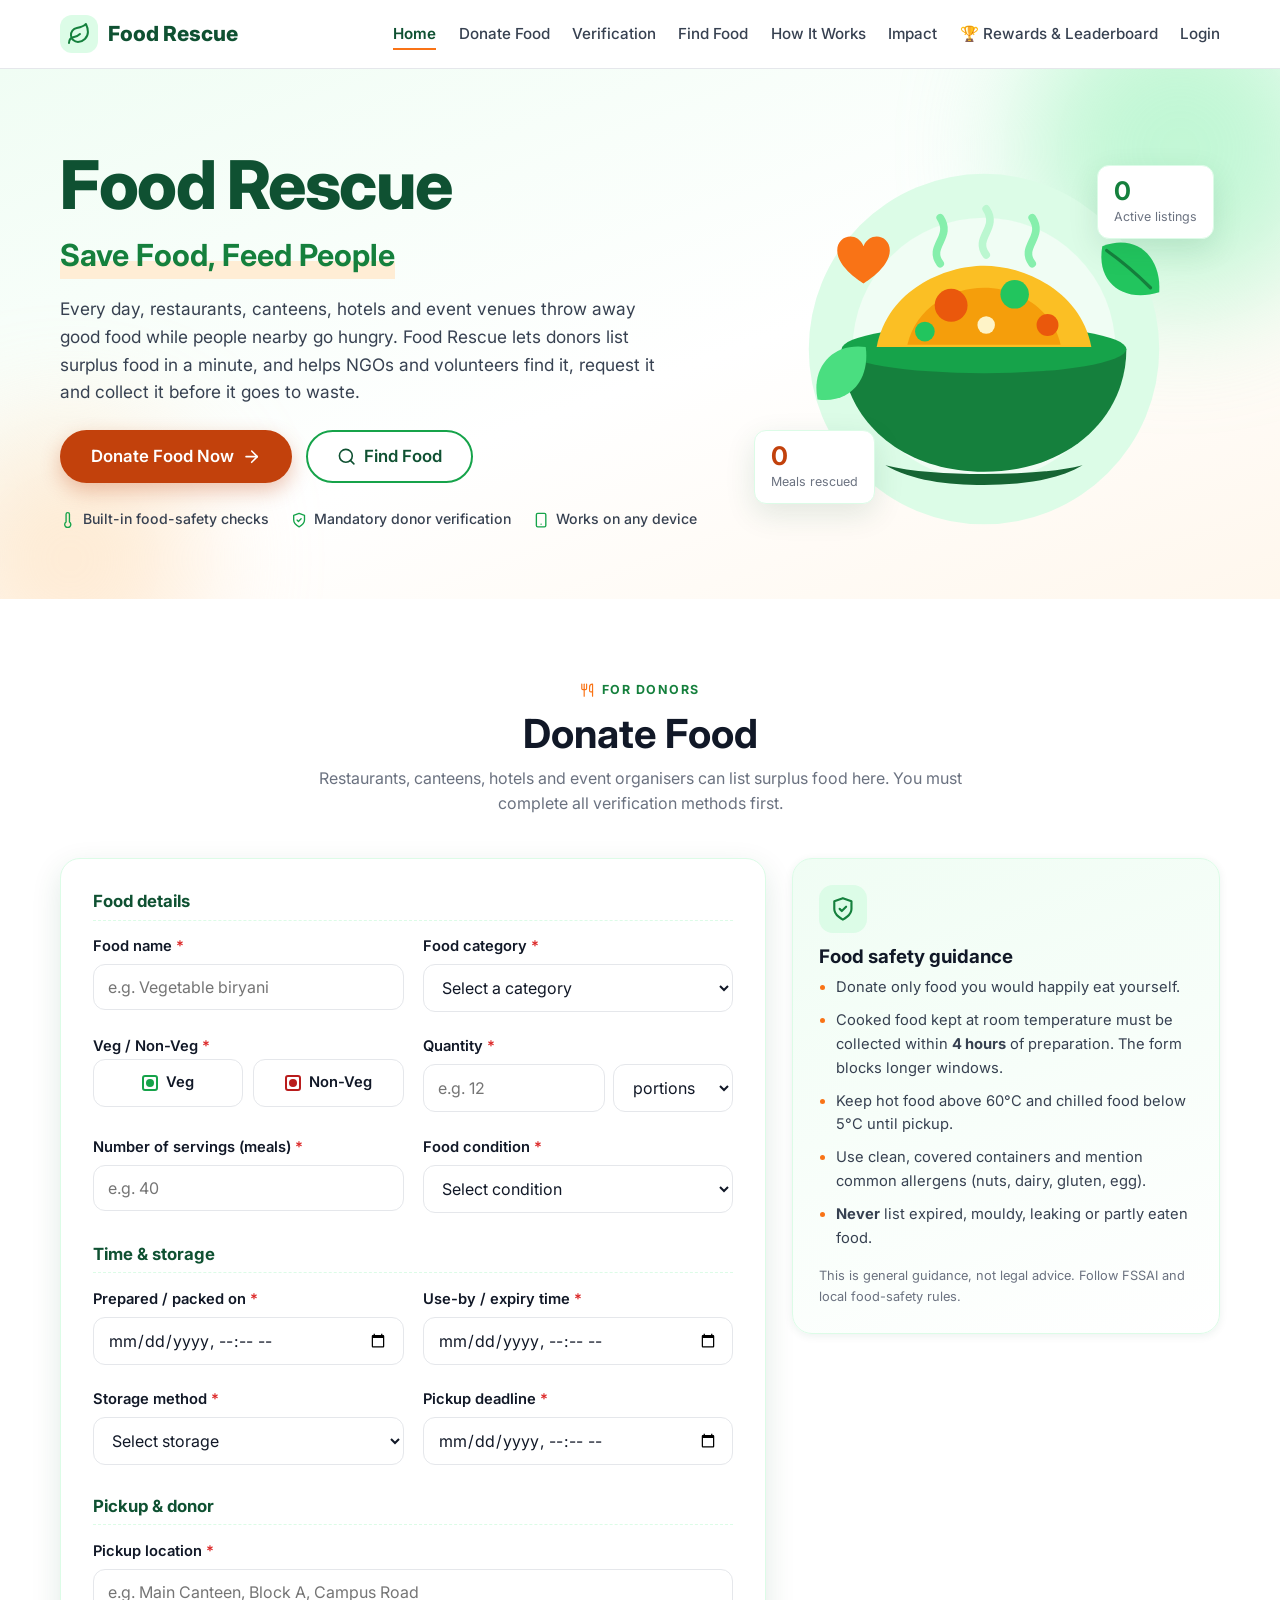
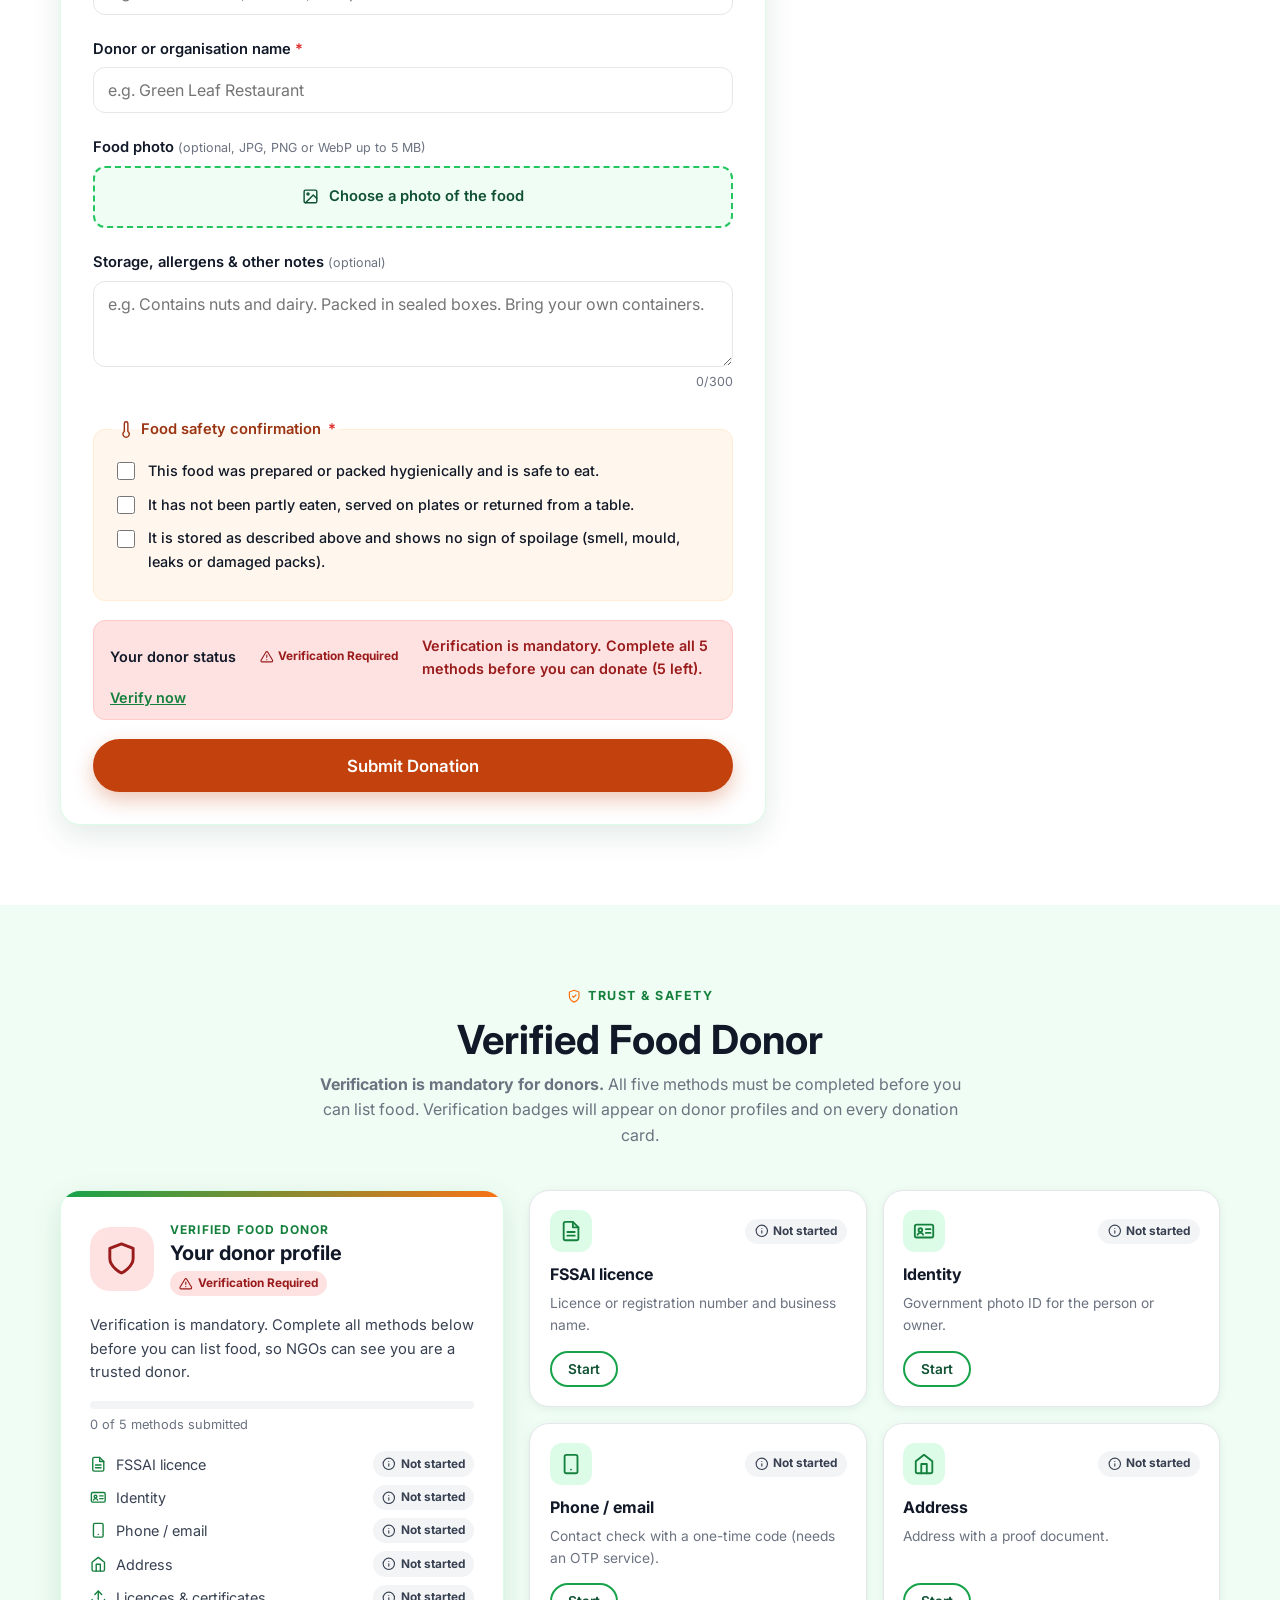
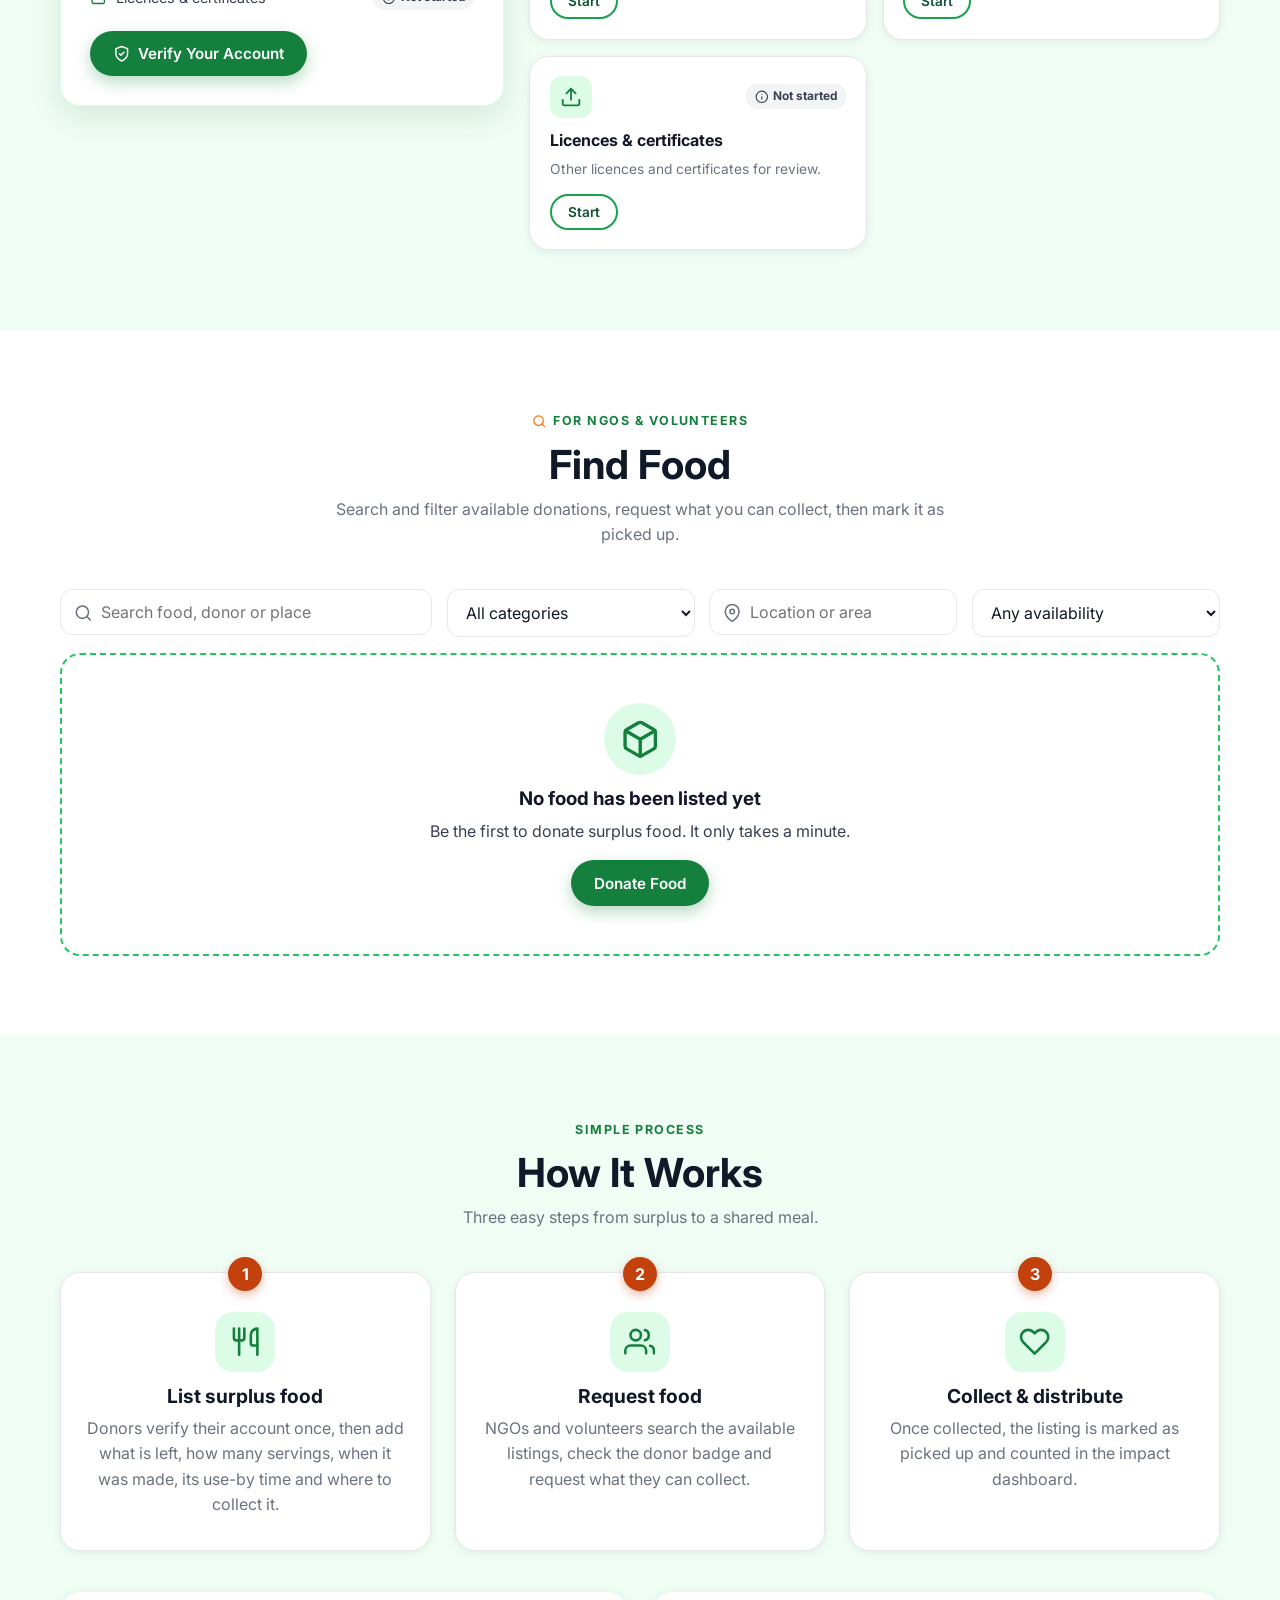
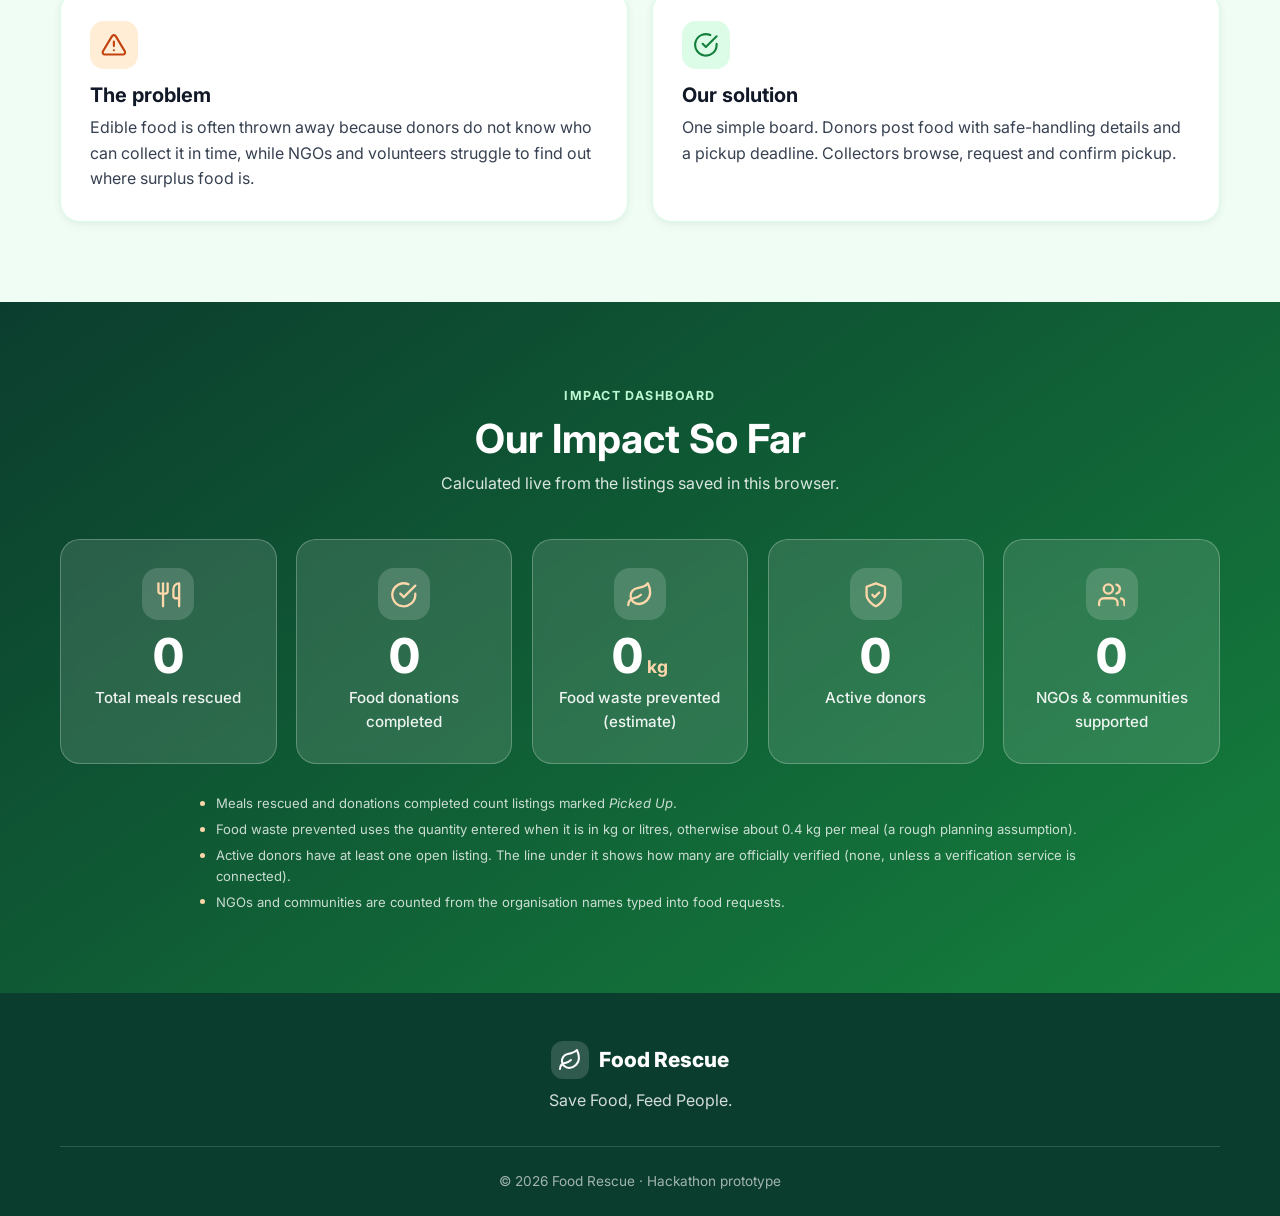
<file: index.html>
<!DOCTYPE html>
<html lang="en">
<head>
  <meta charset="UTF-8" />
  <meta name="viewport" content="width=device-width, initial-scale=1.0" />
  <meta name="description" content="Food Rescue - donate surplus food, verify donors and help NGOs and volunteers find food to collect. Save Food, Feed People." />
  <meta name="theme-color" content="#15803d" />
  <title>Food Rescue | Save Food, Feed People</title>

  <!-- Optional font (falls back to system fonts if offline) -->
  <link rel="preconnect" href="https://fonts.googleapis.com" />
  <link rel="preconnect" href="https://fonts.gstatic.com" crossorigin />
  <link href="https://fonts.googleapis.com/css2?family=Inter:wght@400;500;600;700;800&display=swap" rel="stylesheet" />

  <link rel="icon" href="data:image/svg+xml,%3Csvg xmlns=%27http://www.w3.org/2000/svg%27 viewBox=%270 0 100 100%27%3E%3Ctext y=%27.9em%27 font-size=%2790%27%3E%F0%9F%8C%BF%3C/text%3E%3C/svg%3E" />
  <link rel="stylesheet" href="style.css" />
  <noscript><style>.reveal { opacity: 1; transform: none; }</style></noscript>
</head>
<body>

  <!-- ============ ICON SPRITE (one consistent icon set, used via <use href="#i-name">) ============ -->
  <svg width="0" height="0" style="position:absolute" aria-hidden="true" focusable="false">
    <symbol id="i-leaf" viewBox="0 0 24 24"><path d="M11 20A7 7 0 0 1 9.8 6.1C15.5 5 17 4.48 19 2c1 2 2 4.18 2 8 0 5.5-4.78 10-10 10z"/><path d="M2 21c0-3 1.85-5.36 5.08-6C9.5 14.52 12 13 13 12"/></symbol>
    <symbol id="i-utensils" viewBox="0 0 24 24"><path d="M3 2v7c0 1.1.9 2 2 2h4a2 2 0 0 0 2-2V2"/><path d="M7 2v20"/><path d="M21 15V2a5 5 0 0 0-5 5v6c0 1.1.9 2 2 2h3z"/><path d="M21 15v7"/></symbol>
    <symbol id="i-map-pin" viewBox="0 0 24 24"><path d="M21 10c0 7-9 13-9 13s-9-6-9-13a9 9 0 0 1 18 0z"/><circle cx="12" cy="10" r="3"/></symbol>
    <symbol id="i-clock" viewBox="0 0 24 24"><circle cx="12" cy="12" r="10"/><polyline points="12 6 12 12 16 14"/></symbol>
    <symbol id="i-calendar" viewBox="0 0 24 24"><rect x="3" y="4" width="18" height="18" rx="2"/><line x1="16" y1="2" x2="16" y2="6"/><line x1="8" y1="2" x2="8" y2="6"/><line x1="3" y1="10" x2="21" y2="10"/></symbol>
    <symbol id="i-user" viewBox="0 0 24 24"><path d="M20 21v-2a4 4 0 0 0-4-4H8a4 4 0 0 0-4 4v2"/><circle cx="12" cy="7" r="4"/></symbol>
    <symbol id="i-users" viewBox="0 0 24 24"><path d="M17 21v-2a4 4 0 0 0-4-4H5a4 4 0 0 0-4 4v2"/><circle cx="9" cy="7" r="4"/><path d="M23 21v-2a4 4 0 0 0-3-3.87"/><path d="M16 3.13a4 4 0 0 1 0 7.75"/></symbol>
    <symbol id="i-search" viewBox="0 0 24 24"><circle cx="11" cy="11" r="8"/><line x1="21" y1="21" x2="16.65" y2="16.65"/></symbol>
    <symbol id="i-check-circle" viewBox="0 0 24 24"><path d="M22 11.08V12a10 10 0 1 1-5.93-9.14"/><polyline points="22 4 12 14.01 9 11.01"/></symbol>
    <symbol id="i-shield" viewBox="0 0 24 24"><path d="M12 22s8-4 8-10V5l-8-3-8 3v7c0 6 8 10 8 10z"/></symbol>
    <symbol id="i-shield-check" viewBox="0 0 24 24"><path d="M12 22s8-4 8-10V5l-8-3-8 3v7c0 6 8 10 8 10z"/><polyline points="9 12 11 14 15 10"/></symbol>
    <symbol id="i-alert-triangle" viewBox="0 0 24 24"><path d="M10.29 3.86L1.82 18a2 2 0 0 0 1.71 3h16.94a2 2 0 0 0 1.71-3L13.71 3.86a2 2 0 0 0-3.42 0z"/><line x1="12" y1="9" x2="12" y2="13"/><line x1="12" y1="17" x2="12.01" y2="17"/></symbol>
    <symbol id="i-heart" viewBox="0 0 24 24"><path d="M20.84 4.61a5.5 5.5 0 0 0-7.78 0L12 5.67l-1.06-1.06a5.5 5.5 0 0 0-7.78 7.78l1.06 1.06L12 21.23l7.78-7.78 1.06-1.06a5.5 5.5 0 0 0 0-7.78z"/></symbol>
    <symbol id="i-upload" viewBox="0 0 24 24"><path d="M21 15v4a2 2 0 0 1-2 2H5a2 2 0 0 1-2-2v-4"/><polyline points="17 8 12 3 7 8"/><line x1="12" y1="3" x2="12" y2="15"/></symbol>
    <symbol id="i-file-text" viewBox="0 0 24 24"><path d="M14 2H6a2 2 0 0 0-2 2v16a2 2 0 0 0 2 2h12a2 2 0 0 0 2-2V8z"/><polyline points="14 2 14 8 20 8"/><line x1="16" y1="13" x2="8" y2="13"/><line x1="16" y1="17" x2="8" y2="17"/></symbol>
    <symbol id="i-smartphone" viewBox="0 0 24 24"><rect x="5" y="2" width="14" height="20" rx="2"/><line x1="12" y1="18" x2="12.01" y2="18"/></symbol>
    <symbol id="i-home" viewBox="0 0 24 24"><path d="M3 9l9-7 9 7v11a2 2 0 0 1-2 2H5a2 2 0 0 1-2-2z"/><polyline points="9 22 9 12 15 12 15 22"/></symbol>
    <symbol id="i-briefcase" viewBox="0 0 24 24"><rect x="2" y="7" width="20" height="14" rx="2"/><path d="M16 21V5a2 2 0 0 0-2-2h-4a2 2 0 0 0-2 2v16"/></symbol>
    <symbol id="i-id-card" viewBox="0 0 24 24"><rect x="2" y="5" width="20" height="14" rx="2"/><circle cx="8" cy="11" r="2"/><path d="M5 16c.5-1.5 1.7-2 3-2s2.5.5 3 2"/><line x1="14" y1="10" x2="19" y2="10"/><line x1="14" y1="14" x2="19" y2="14"/></symbol>
    <symbol id="i-x" viewBox="0 0 24 24"><line x1="18" y1="6" x2="6" y2="18"/><line x1="6" y1="6" x2="18" y2="18"/></symbol>
    <symbol id="i-package" viewBox="0 0 24 24"><path d="M21 16V8a2 2 0 0 0-1-1.73l-7-4a2 2 0 0 0-2 0l-7 4A2 2 0 0 0 3 8v8a2 2 0 0 0 1 1.73l7 4a2 2 0 0 0 2 0l7-4A2 2 0 0 0 21 16z"/><polyline points="3.27 6.96 12 12.01 20.73 6.96"/><line x1="12" y1="22.08" x2="12" y2="12"/></symbol>
    <symbol id="i-info" viewBox="0 0 24 24"><circle cx="12" cy="12" r="10"/><line x1="12" y1="16" x2="12" y2="12"/><line x1="12" y1="8" x2="12.01" y2="8"/></symbol>
    <symbol id="i-thermometer" viewBox="0 0 24 24"><path d="M14 14.76V3.5a2.5 2.5 0 0 0-5 0v11.26a4.5 4.5 0 1 0 5 0z"/></symbol>
    <symbol id="i-image" viewBox="0 0 24 24"><rect x="3" y="3" width="18" height="18" rx="2"/><circle cx="8.5" cy="8.5" r="1.5"/><polyline points="21 15 16 10 5 21"/></symbol>
    <symbol id="i-arrow-right" viewBox="0 0 24 24"><line x1="5" y1="12" x2="19" y2="12"/><polyline points="12 5 19 12 12 19"/></symbol>
    <symbol id="i-mail" viewBox="0 0 24 24"><path d="M4 4h16c1.1 0 2 .9 2 2v12c0 1.1-.9 2-2 2H4c-1.1 0-2-.9-2-2V6c0-1.1.9-2 2-2z"/><polyline points="22,6 12,13 2,6"/></symbol>
  </svg>

  <a class="skip-link" href="#main">Skip to main content</a>

  <!-- ============ NAVBAR ============ -->
  <header class="navbar" id="top">
    <div class="container nav-inner">
      <a href="#top" class="brand" aria-label="Food Rescue home">
        <span class="brand-icon" aria-hidden="true"><svg class="icon"><use href="#i-leaf"></use></svg></span>
        <span class="brand-name">Food Rescue</span>
      </a>

      <button class="nav-toggle" id="navToggle" aria-label="Toggle navigation menu" aria-expanded="false" aria-controls="navLinks">
        <span></span><span></span><span></span>
      </button>

      <nav class="nav-links" id="navLinks" aria-label="Main navigation">
        <a href="#home">Home</a>
        <a href="#donate">Donate Food</a>
        <a href="#verify">Verification</a>
        <a href="#find">Find Food</a>
        <a href="#how">How It Works</a>
        <a href="#impact">Impact</a>
        <a href="rewards.html" class="nav-trophy" aria-label="Rewards and Leaderboard (opens a new page)"><span class="trophy-ic" aria-hidden="true">🏆</span> Rewards &amp; Leaderboard</a>
        <a href="login.html">Login</a>
        <!-- <a href="#donate" class="btn btn-primary btn-sm nav-cta">Donate Now</a> -->
      </nav>
    </div>
  </header>

  <main id="main">

    <!-- ============ HERO ============ -->
    <section class="hero" id="home" aria-labelledby="heroTitle">
      <div class="hero-blob blob-1" aria-hidden="true"></div>
      <div class="hero-blob blob-2" aria-hidden="true"></div>
      <div class="container hero-inner">
        <div class="hero-text reveal">
          <h1 id="heroTitle">Food Rescue</h1>
          <p class="tagline">Save Food, Feed People</p>
          <p class="hero-desc">
            Every day, restaurants, canteens, hotels and event venues throw away good food while people
            nearby go hungry. Food Rescue lets donors list surplus food in a minute, and helps NGOs and
            volunteers find it, request it and collect it before it goes to waste.
          </p>
          <div class="hero-actions">
            <a href="#donate" class="btn btn-accent btn-lg">Donate Food Now
              <svg class="icon" aria-hidden="true"><use href="#i-arrow-right"></use></svg></a>
            <a href="#find" class="btn btn-outline btn-lg">
              <svg class="icon" aria-hidden="true"><use href="#i-search"></use></svg> Find Food</a>
          </div>
          <ul class="trust-row" aria-label="Highlights">
            <li><svg class="icon" aria-hidden="true"><use href="#i-thermometer"></use></svg> Built-in food-safety checks</li>
            <li><svg class="icon" aria-hidden="true"><use href="#i-shield-check"></use></svg> Mandatory donor verification</li>
            <li><svg class="icon" aria-hidden="true"><use href="#i-smartphone"></use></svg> Works on any device</li>
          </ul>
        </div>

        <div class="hero-visual reveal" role="group" aria-label="Live summary">
          <!-- Food bowl illustration -->
          <svg viewBox="0 0 420 360" role="img" aria-label="Illustration of a bowl of food with leaves and a heart">
            <circle cx="210" cy="190" r="160" fill="#dcfce7"/>
            <circle cx="210" cy="190" r="120" fill="#f0fdf4"/>
            <!-- steam -->
            <path d="M170 112c-12-16 12-24 0-42" stroke="#86efac" stroke-width="7" fill="none" stroke-linecap="round"/>
            <path d="M212 104c-12-16 12-24 0-42" stroke="#bbf7d0" stroke-width="7" fill="none" stroke-linecap="round"/>
            <path d="M254 112c-12-16 12-24 0-42" stroke="#86efac" stroke-width="7" fill="none" stroke-linecap="round"/>
            <!-- bowl -->
            <path d="M80 190h260c0 62-52 112-130 112S80 252 80 190z" fill="#15803d"/>
            <path d="M120 296c24 14 56 18 90 18s66-4 90-18c-24 6-56 8-90 8s-66-2-90-8z" fill="#166534"/>
            <ellipse cx="210" cy="190" rx="130" ry="22" fill="#16a34a"/>
            <!-- food -->
            <path d="M112 188c10-52 62-74 98-74s88 22 98 74z" fill="#fbbf24"/>
            <path d="M140 186c8-34 40-52 70-52s62 18 70 52z" fill="#f59e0b"/>
            <circle cx="180" cy="150" r="15" fill="#ea580c"/>
            <circle cx="238" cy="140" r="13" fill="#22c55e"/>
            <circle cx="268" cy="168" r="10" fill="#ea580c"/>
            <circle cx="156" cy="174" r="9" fill="#22c55e"/>
            <circle cx="212" cy="168" r="8" fill="#fef3c7"/>
            <!-- leaves -->
            <path d="M318 96c32-12 54 10 52 42-32 10-58-8-52-42z" fill="#22c55e"/>
            <path d="M322 100c14 10 28 22 40 34" stroke="#15803d" stroke-width="3" fill="none" stroke-linecap="round"/>
            <path d="M58 236c-6-30 14-52 44-48 4 30-14 52-44 48z" fill="#4ade80"/>
            <!-- heart -->
            <path d="M76 100c0-14 18-18 24-4 6-14 24-10 24 4 0 16-24 30-24 30S76 116 76 100z" fill="#f97316"/>
          </svg>

          <div class="float-chip chip-a">
            <strong data-stat="active">0</strong>
            <span>Active listings</span>
          </div>
          <div class="float-chip chip-b">
            <strong data-stat="mealsRescued">0</strong>
            <span>Meals rescued</span>
          </div>
        </div>
      </div>
    </section>

    <!-- ============ DONATE FOOD (moved to the top) ============ -->
    <section class="section" id="donate" aria-labelledby="donateTitle">
      <div class="container">
        <header class="section-head reveal">
          <span class="eyebrow"><svg class="icon" aria-hidden="true"><use href="#i-utensils"></use></svg> For donors</span>
          <h2 id="donateTitle">Donate Food</h2>
          <p>Restaurants, canteens, hotels and event organisers can list surplus food here. You must complete all verification methods first.</p>
        </header>

        <div class="donate-layout">
          <form id="donateForm" class="form-card reveal" novalidate>
            <div class="form-success" id="donateSuccess" role="status" hidden>
              <svg class="icon" aria-hidden="true"><use href="#i-check-circle"></use></svg>
              <span>Your donation is listed and now appears in <a href="#find">Find Food</a>.</span>
            </div>

            <h3 class="form-title">Food details</h3>
            <div class="form-grid">
              <div class="field">
                <label for="foodName">Food name <span class="req" aria-hidden="true">*</span></label>
                <input type="text" id="foodName" name="foodName" placeholder="e.g. Vegetable biryani" maxlength="60" autocomplete="off" required />
                <small class="error"></small>
              </div>

              <div class="field">
                <label for="category">Food category <span class="req" aria-hidden="true">*</span></label>
                <select id="category" name="category" required>
                  <option value="">Select a category</option>
                  <option>Cooked Meals</option>
                  <option>Bakery &amp; Snacks</option>
                  <option>Fruits &amp; Vegetables</option>
                  <option>Packaged Food</option>
                  <option>Dairy &amp; Beverages</option>
                </select>
                <small class="error"></small>
              </div>

              <fieldset class="field">
                <legend>Veg / Non-Veg <span class="req" aria-hidden="true">*</span></legend>
                <div class="segmented">
                  <input type="radio" id="dietVeg" name="diet" value="veg" />
                  <label for="dietVeg"><span class="veg-mark veg" aria-hidden="true"></span> Veg</label>
                  <input type="radio" id="dietNonveg" name="diet" value="nonveg" />
                  <label for="dietNonveg"><span class="veg-mark nonveg" aria-hidden="true"></span> Non-Veg</label>
                </div>
                <small class="error"></small>
              </fieldset>

              <div class="field">
                <label for="quantityAmount">Quantity <span class="req" aria-hidden="true">*</span></label>
                <div class="input-pair">
                  <input type="number" id="quantityAmount" name="quantityAmount" placeholder="e.g. 12" min="0" step="any" inputmode="decimal" required />
                  <select id="quantityUnit" name="quantityUnit" aria-label="Quantity unit">
                    <option value="portions">portions</option>
                    <option value="kg">kg</option>
                    <option value="litres">litres</option>
                    <option value="packets">packets</option>
                    <option value="plates">plates</option>
                    <option value="bottles">bottles</option>
                  </select>
                </div>
                <small class="error"></small>
              </div>

              <div class="field">
                <label for="servings">Number of servings (meals) <span class="req" aria-hidden="true">*</span></label>
                <input type="number" id="servings" name="servings" placeholder="e.g. 40" min="1" max="5000" step="1" inputmode="numeric" required />
                <small class="error"></small>
              </div>

              <div class="field">
                <label for="condition">Food condition <span class="req" aria-hidden="true">*</span></label>
                <select id="condition" name="condition" required>
                  <option value="">Select condition</option>
                  <option value="hot">Freshly cooked (hot)</option>
                  <option value="cooled">Cooked and cooled</option>
                  <option value="sealed">Packaged and sealed</option>
                  <option value="produce">Fresh produce (uncut)</option>
                  <option value="dry">Baked or dry food</option>
                </select>
                <small class="error"></small>
              </div>
            </div>

            <h3 class="form-title">Time &amp; storage</h3>
            <div class="form-grid">
              <div class="field">
                <label for="preparedAt">Prepared / packed on <span class="req" aria-hidden="true">*</span></label>
                <input type="datetime-local" id="preparedAt" name="preparedAt" required />
                <small class="error"></small>
              </div>

              <div class="field">
                <label for="expiresAt">Use-by / expiry time <span class="req" aria-hidden="true">*</span></label>
                <input type="datetime-local" id="expiresAt" name="expiresAt" required />
                <small class="error"></small>
              </div>

              <div class="field">
                <label for="storage">Storage method <span class="req" aria-hidden="true">*</span></label>
                <select id="storage" name="storage" required>
                  <option value="">Select storage</option>
                  <option value="hot">Hot-held (above 60°C)</option>
                  <option value="chilled">Refrigerated (below 5°C)</option>
                  <option value="room">Room temperature</option>
                  <option value="frozen">Frozen</option>
                </select>
                <small class="error"></small>
              </div>

              <div class="field">
                <label for="deadline">Pickup deadline <span class="req" aria-hidden="true">*</span></label>
                <input type="datetime-local" id="deadline" name="deadline" required />
                <small class="error"></small>
              </div>
            </div>

            <h3 class="form-title">Pickup &amp; donor</h3>
            <div class="form-grid">
              <div class="field full">
                <label for="location">Pickup location <span class="req" aria-hidden="true">*</span></label>
                <input type="text" id="location" name="location" placeholder="e.g. Main Canteen, Block A, Campus Road" maxlength="100" autocomplete="off" required />
                <small class="error"></small>
              </div>

              <div class="field full">
                <label for="donor">Donor or organisation name <span class="req" aria-hidden="true">*</span></label>
                <input type="text" id="donor" name="donor" placeholder="e.g. Green Leaf Restaurant" maxlength="60" autocomplete="organization" required />
                <small class="error"></small>
              </div>

              <div class="field full">
                <label for="foodImage">Food photo <span class="optional">(optional, JPG, PNG or WebP up to 5 MB)</span></label>
                <label class="file-drop" for="foodImage">
                  <svg class="icon" aria-hidden="true"><use href="#i-image"></use></svg>
                  <span>Choose a photo of the food</span>
                </label>
                <input type="file" id="foodImage" name="foodImage" accept="image/jpeg,image/png,image/webp" class="visually-hidden" />
                <div class="image-preview" id="imagePreview" hidden>
                  <img alt="Preview of the selected food photo" />
                  <button type="button" class="btn btn-ghost btn-sm" id="removeImage">Remove photo</button>
                </div>
                <small class="error"></small>
              </div>

              <div class="field full">
                <label for="notes">Storage, allergens &amp; other notes <span class="optional">(optional)</span></label>
                <textarea id="notes" name="notes" rows="3" maxlength="300" placeholder="e.g. Contains nuts and dairy. Packed in sealed boxes. Bring your own containers."></textarea>
                <small class="hint"><span id="notesCount">0</span>/300</small>
              </div>
            </div>

            <fieldset class="field safety-box">
              <legend><svg class="icon" aria-hidden="true"><use href="#i-thermometer"></use></svg> Food safety confirmation <span class="req" aria-hidden="true">*</span></legend>
              <label class="check"><input type="checkbox" id="safetyFresh" name="safetyFresh" />
                <span>This food was prepared or packed hygienically and is safe to eat.</span></label>
              <label class="check"><input type="checkbox" id="safetyNotServed" name="safetyNotServed" />
                <span>It has not been partly eaten, served on plates or returned from a table.</span></label>
              <label class="check"><input type="checkbox" id="safetyStored" name="safetyStored" />
                <span>It is stored as described above and shows no sign of spoilage (smell, mould, leaks or damaged packs).</span></label>
              <small class="error"></small>
            </fieldset>

            <div class="donor-status" id="donorStatus" aria-live="polite"></div>

            <button type="submit" class="btn btn-accent btn-lg btn-block" id="submitBtn">Submit Donation</button>
          </form>

          <aside class="guide-card reveal" aria-labelledby="guideTitle">
            <div class="guide-icon" aria-hidden="true"><svg class="icon"><use href="#i-shield-check"></use></svg></div>
            <h3 id="guideTitle">Food safety guidance</h3>
            <ul class="guide-list">
              <li>Donate only food you would happily eat yourself.</li>
              <li>Cooked food kept at room temperature must be collected within <strong>4 hours</strong> of preparation. The form blocks longer windows.</li>
              <li>Keep hot food above 60°C and chilled food below 5°C until pickup.</li>
              <li>Use clean, covered containers and mention common allergens (nuts, dairy, gluten, egg).</li>
              <li><strong>Never</strong> list expired, mouldy, leaking or partly eaten food.</li>
            </ul>
            <p class="guide-note">This is general guidance, not legal advice. Follow FSSAI and local food-safety rules.</p>
          </aside>
        </div>
      </div>
    </section>

    <!-- ============ VERIFIED FOOD DONOR ============ -->
    <section class="section section-alt" id="verify" aria-labelledby="verifyTitle">
      <div class="container">
        <header class="section-head reveal">
          <span class="eyebrow"><svg class="icon" aria-hidden="true"><use href="#i-shield-check"></use></svg> Trust &amp; safety</span>
          <h2 id="verifyTitle">Verified Food Donor</h2>
          <p><strong>Verification is mandatory for donors.</strong> All five methods must be completed before you can list food. Verification badges will appear on donor profiles and on every donation card.</p>
        </header>

        <div class="verify-layout">
          <article class="trust-card reveal" id="trustCard" aria-live="polite"></article>
          <div class="method-grid" id="methodGrid"></div>
        </div>
      </div>
    </section>

    <!-- ============ FIND FOOD ============ -->
    <section class="section" id="find" aria-labelledby="findTitle">
      <div class="container">
        <header class="section-head reveal">
          <span class="eyebrow"><svg class="icon" aria-hidden="true"><use href="#i-search"></use></svg> For NGOs &amp; volunteers</span>
          <h2 id="findTitle">Find Food</h2>
          <p>Search and filter available donations, request what you can collect, then mark it as picked up.</p>
        </header>

        <div class="toolbar reveal">
          <div class="search-wrap">
            <svg class="icon" aria-hidden="true"><use href="#i-search"></use></svg>
            <input type="search" id="searchInput" placeholder="Search food, donor or place" aria-label="Search listings" />
          </div>
          <select id="categoryFilter" aria-label="Filter by category">
            <option value="all">All categories</option>
            <option>Cooked Meals</option>
            <option>Bakery &amp; Snacks</option>
            <option>Fruits &amp; Vegetables</option>
            <option>Packaged Food</option>
            <option>Dairy &amp; Beverages</option>
          </select>
          <div class="search-wrap">
            <svg class="icon" aria-hidden="true"><use href="#i-map-pin"></use></svg>
            <input type="search" id="locationFilter" placeholder="Location or area" aria-label="Filter by location" />
          </div>
          <select id="statusFilter" aria-label="Filter by availability">
            <option value="all">Any availability</option>
            <option value="Available">Available</option>
            <option value="Reserved">Reserved</option>
            <option value="Picked Up">Picked Up</option>
            <option value="soon">Expiring within 3 hours</option>
          </select>
        </div>

        <p class="result-count" id="resultCount" aria-live="polite"></p>

        <div class="cards-grid" id="listings"></div>

        <!-- Empty state -->
        <div class="empty-state" id="emptyState" hidden>
          <div class="empty-icon" aria-hidden="true"><svg class="icon"><use href="#i-package"></use></svg></div>
          <h3 id="emptyTitle">No matching food right now</h3>
          <p id="emptyText">Try a different search or filter, or donate some food to get things started.</p>
          <div class="empty-actions">
            <button type="button" class="btn btn-outline" id="clearFilters">Clear filters</button>
            <a href="#donate" class="btn btn-primary">Donate Food</a>
          </div>
        </div>
      </div>
    </section>

    <!-- ============ HOW IT WORKS ============ -->
    <section class="section section-alt" id="how" aria-labelledby="howTitle">
      <div class="container">
        <header class="section-head reveal">
          <span class="eyebrow">Simple process</span>
          <h2 id="howTitle">How It Works</h2>
          <p>Three easy steps from surplus to a shared meal.</p>
        </header>

        <ol class="steps">
          <li class="step-card reveal">
            <span class="step-num">1</span>
            <div class="step-icon" aria-hidden="true"><svg class="icon"><use href="#i-utensils"></use></svg></div>
            <h3>List surplus food</h3>
            <p>Donors verify their account once, then add what is left, how many servings, when it was made, its use-by time and where to collect it.</p>
          </li>
          <li class="step-card reveal">
            <span class="step-num">2</span>
            <div class="step-icon" aria-hidden="true"><svg class="icon"><use href="#i-users"></use></svg></div>
            <h3>Request food</h3>
            <p>NGOs and volunteers search the available listings, check the donor badge and request what they can collect.</p>
          </li>
          <li class="step-card reveal">
            <span class="step-num">3</span>
            <div class="step-icon" aria-hidden="true"><svg class="icon"><use href="#i-heart"></use></svg></div>
            <h3>Collect &amp; distribute</h3>
            <p>Once collected, the listing is marked as picked up and counted in the impact dashboard.</p>
          </li>
        </ol>

        <div class="two-col problem-solution">
          <article class="info-card reveal">
            <div class="info-icon bad" aria-hidden="true"><svg class="icon"><use href="#i-alert-triangle"></use></svg></div>
            <h3>The problem</h3>
            <p>Edible food is often thrown away because donors do not know who can collect it in time, while NGOs and volunteers struggle to find out where surplus food is.</p>
          </article>
          <article class="info-card reveal">
            <div class="info-icon good" aria-hidden="true"><svg class="icon"><use href="#i-check-circle"></use></svg></div>
            <h3>Our solution</h3>
            <p>One simple board. Donors post food with safe-handling details and a pickup deadline. Collectors browse, request and confirm pickup.</p>
          </article>
        </div>
      </div>
    </section>

    <!-- ============ IMPACT DASHBOARD (moved to the bottom) ============ -->
    <section class="section section-green" id="impact" aria-labelledby="impactTitle">
      <div class="container">
        <header class="section-head light reveal">
          <span class="eyebrow">Impact dashboard</span>
          <h2 id="impactTitle">Our Impact So Far</h2>
          <p>Calculated live from the listings saved in this browser.</p>
        </header>

        

        <div class="stats-grid">
          <div class="stat-card reveal">
            <div class="stat-icon" aria-hidden="true"><svg class="icon"><use href="#i-utensils"></use></svg></div>
            <div class="stat-value"><span class="stat-number" data-stat="mealsRescued">0</span></div>
            <span class="stat-label">Total meals rescued</span>
          </div>
          <div class="stat-card reveal">
            <div class="stat-icon" aria-hidden="true"><svg class="icon"><use href="#i-check-circle"></use></svg></div>
            <div class="stat-value"><span class="stat-number" data-stat="completed">0</span></div>
            <span class="stat-label">Food donations completed</span>
          </div>
          <div class="stat-card reveal">
            <div class="stat-icon" aria-hidden="true"><svg class="icon"><use href="#i-leaf"></use></svg></div>
            <div class="stat-value"><span class="stat-number" data-stat="wasteKg">0</span><span class="stat-unit">kg</span></div>
            <span class="stat-label">Food waste prevented (estimate)</span>
          </div>
          <div class="stat-card reveal">
            <div class="stat-icon" aria-hidden="true"><svg class="icon"><use href="#i-shield-check"></use></svg></div>
            <div class="stat-value"><span class="stat-number" data-stat="donors">0</span></div>
            <span class="stat-label">Active donors</span>
            <span class="stat-sub" id="donorsSub"></span>
          </div>
          <div class="stat-card reveal">
            <div class="stat-icon" aria-hidden="true"><svg class="icon"><use href="#i-users"></use></svg></div>
            <div class="stat-value"><span class="stat-number" data-stat="communities">0</span></div>
            <span class="stat-label">NGOs &amp; communities supported</span>
          </div>
        </div>

        <ul class="stats-note">
          <li>Meals rescued and donations completed count listings marked <em>Picked Up</em>.</li>
          <li>Food waste prevented uses the quantity entered when it is in kg or litres, otherwise about 0.4 kg per meal (a rough planning assumption).</li>
          <li>Active donors have at least one open listing. The line under it shows how many are officially verified (none, unless a verification service is connected).</li>
          <li>NGOs and communities are counted from the organisation names typed into food requests.</li>
        </ul>
      </div>
    </section>
  </main>

  <!-- ============ FOOTER ============ -->
  <footer class="footer">
    <div class="container footer-inner">
      <div>
        <a href="#top" class="brand brand-light">
          <span class="brand-icon" aria-hidden="true"><svg class="icon"><use href="#i-leaf"></use></svg></span>
          <span class="brand-name">Food Rescue</span>
        </a>
        <p class="footer-tag">Save Food, Feed People.</p>
      </div>
    </div>
    <div class="container footer-note">
      <p class="copyright">© <span id="year"></span> Food Rescue · Hackathon prototype</p>
    </div>
  </footer>

  <!-- ============ VERIFICATION DIALOG ============ -->
  <dialog id="verifyDialog" aria-labelledby="verifyDialogTitle">
    <div class="dialog-head">
      <div>
        <h2 id="verifyDialogTitle">Verify Your Account</h2>
        <p>Verification is <strong>mandatory</strong> to donate food. Complete <strong>all five methods</strong> below. Each one is saved as <strong>Pending Review</strong> in this demo.</p>
      </div>
      <button type="button" class="icon-btn" data-close-dialog aria-label="Close verification form">
        <svg class="icon" aria-hidden="true"><use href="#i-x"></use></svg>
      </button>
    </div>

    <div class="dialog-body">
      <div class="field">
        <label for="acctName">Your name or organisation <span class="req" aria-hidden="true">*</span></label>
        <input type="text" id="acctName" maxlength="60" placeholder="e.g. Green Leaf Restaurant" autocomplete="organization" />
        <small class="error"></small>
      </div>

      <!-- 1. FSSAI -->
      <details class="v-panel" data-method="fssai">
        <summary>
          <svg class="icon" aria-hidden="true"><use href="#i-file-text"></use></svg>
          <span class="v-title">FSSAI licence or registration</span>
          <span data-method-badge="fssai"></span>
        </summary>
        <form data-method="fssai" novalidate>
          <p class="v-help">We only check the number's format (14 digits). We cannot confirm the licence with FSSAI in this demo, so it will stay <strong>Pending Review</strong>.</p>
          <div class="field">
            <label for="fssaiNumber">FSSAI licence / registration number <span class="req" aria-hidden="true">*</span></label>
            <input type="text" id="fssaiNumber" name="fssaiNumber" inputmode="numeric" maxlength="14" placeholder="14-digit number" autocomplete="off" />
            <small class="error"></small>
          </div>
          <div class="field">
            <label for="fssaiBusiness">Business name on the licence <span class="req" aria-hidden="true">*</span></label>
            <input type="text" id="fssaiBusiness" name="fssaiBusiness" maxlength="80" autocomplete="organization" />
            <small class="error"></small>
          </div>
          <button type="submit" class="btn btn-primary">Submit for review</button>
        </form>
      </details>

      <!-- 2. Identity -->
      <details class="v-panel" data-method="identity">
        <summary>
          <svg class="icon" aria-hidden="true"><use href="#i-id-card"></use></svg>
          <span class="v-title">Identity verification</span>
          <span data-method-badge="identity"></span>
        </summary>
        <form data-method="identity" novalidate>
          <p class="v-help">Upload a government photo ID. We do not ask for the ID number here. A real service (for example an authorised eKYC or DigiLocker provider) would be needed to check it. If you use Aadhaar, upload a masked copy.</p>
          <div class="field">
            <label for="idType">ID type <span class="req" aria-hidden="true">*</span></label>
            <select id="idType" name="idType">
              <option value="">Select ID type</option>
              <option>Aadhaar (masked copy)</option>
              <option>PAN card</option>
              <option>Driving licence</option>
              <option>Voter ID</option>
              <option>Passport</option>
            </select>
            <small class="error"></small>
          </div>
          <div class="field">
            <label for="idName">Full name as on the ID <span class="req" aria-hidden="true">*</span></label>
            <input type="text" id="idName" name="idName" maxlength="80" autocomplete="name" />
            <small class="error"></small>
          </div>
          <div class="field">
            <label for="idFile">ID photo or scan <span class="req" aria-hidden="true">*</span></label>
            <input type="file" id="idFile" name="idFile" accept="application/pdf,image/jpeg,image/png" />
            <small class="error"></small>
          </div>
          <button type="submit" class="btn btn-primary">Submit for review</button>
        </form>
      </details>

      <!-- 3. Phone / email -->
      <details class="v-panel" data-method="contact">
        <summary>
          <svg class="icon" aria-hidden="true"><use href="#i-smartphone"></use></svg>
          <span class="v-title">Phone / email (OTP)</span>
          <span data-method-badge="contact"></span>
        </summary>
        <form data-method="contact" novalidate>
          <p class="v-help">OTP codes cannot be sent in this demo because no SMS or email service is connected, so no code is checked and the contact stays <strong>Pending Review</strong>.</p>
          <fieldset class="field">
            <legend>Verify using</legend>
            <div class="segmented">
              <input type="radio" id="contactPhone" name="contactType" value="phone" checked />
              <label for="contactPhone">Phone</label>
              <input type="radio" id="contactEmail" name="contactType" value="email" />
              <label for="contactEmail">Email</label>
            </div>
          </fieldset>
          <div class="field">
            <label for="contactValue">Phone number or email <span class="req" aria-hidden="true">*</span></label>
            <input type="tel" id="contactValue" name="contactValue" placeholder="10-digit mobile number" autocomplete="tel" />
            <small class="error"></small>
          </div>
          <div class="field">
            <label for="contactOtp">One-time code</label>
            <input type="text" id="contactOtp" name="contactOtp" placeholder="Available when an OTP service is connected" disabled />
            <small class="hint">Disabled in this demo.</small>
          </div>
          <button type="submit" class="btn btn-primary">Save contact for review</button>
        </form>
      </details>

      <!-- 4. Address -->
      <details class="v-panel" data-method="address">
        <summary>
          <svg class="icon" aria-hidden="true"><use href="#i-home"></use></svg>
          <span class="v-title">Address verification</span>
          <span data-method-badge="address"></span>
        </summary>
        <form data-method="address" novalidate>
          <p class="v-help">Submit your address and a proof of address. Only the PIN code and file name are kept in this demo, not the address text.</p>
          <div class="field">
            <label for="addrText">Address <span class="req" aria-hidden="true">*</span></label>
            <textarea id="addrText" name="addrText" rows="3" maxlength="200" autocomplete="street-address"></textarea>
            <small class="error"></small>
          </div>
          <div class="field">
            <label for="addrPin">PIN code <span class="req" aria-hidden="true">*</span></label>
            <input type="text" id="addrPin" name="addrPin" inputmode="numeric" maxlength="6" autocomplete="postal-code" />
            <small class="error"></small>
          </div>
          <div class="field">
            <label for="addrProofType">Proof type <span class="req" aria-hidden="true">*</span></label>
            <select id="addrProofType" name="addrProofType">
              <option value="">Select proof</option>
              <option>Electricity or water bill</option>
              <option>Rent agreement</option>
              <option>Bank statement</option>
              <option>Business registration</option>
            </select>
            <small class="error"></small>
          </div>
          <div class="field">
            <label for="addrFile">Proof document <span class="req" aria-hidden="true">*</span></label>
            <input type="file" id="addrFile" name="addrFile" accept="application/pdf,image/jpeg,image/png" />
            <small class="error"></small>
          </div>
          <button type="submit" class="btn btn-primary">Submit for review</button>
        </form>
      </details>

      <!-- 5. Documents -->
      <details class="v-panel" data-method="documents">
        <summary>
          <svg class="icon" aria-hidden="true"><use href="#i-upload"></use></svg>
          <span class="v-title">Licences &amp; certificates</span>
          <span data-method-badge="documents"></span>
        </summary>
        <form data-method="documents" novalidate>
          <p class="v-help">Upload licences, certificates or other supporting documents for review. Files are not uploaded anywhere in this demo; only file names are saved in your browser.</p>
          <div class="field">
            <label for="docType">Document type <span class="req" aria-hidden="true">*</span></label>
            <select id="docType" name="docType">
              <option value="">Select type</option>
              <option>FSSAI certificate</option>
              <option>Shop &amp; establishment licence</option>
              <option>GST certificate</option>
              <option>Trade licence</option>
              <option>Other certificate</option>
            </select>
            <small class="error"></small>
          </div>
          <div class="field">
            <label for="docFile">Files <span class="req" aria-hidden="true">*</span> <span class="optional">(PDF, JPG or PNG, up to 3 files, 5 MB each)</span></label>
            <input type="file" id="docFile" name="docFile" accept="application/pdf,image/jpeg,image/png" multiple />
            <small class="error"></small>
          </div>
          <button type="submit" class="btn btn-primary">Submit for review</button>
        </form>
      </details>
    </div>
  </dialog>

  <!-- ============ REQUEST FOOD DIALOG ============ -->
  <dialog id="requestDialog" class="dialog-sm" aria-labelledby="requestTitle">
    <form id="requestForm" novalidate>
      <div class="dialog-head">
        <div>
          <h2 id="requestTitle">Request Food</h2>
          <p id="requestFoodName"></p>
        </div>
        <button type="button" class="icon-btn" data-close-dialog aria-label="Close request form">
          <svg class="icon" aria-hidden="true"><use href="#i-x"></use></svg>
        </button>
      </div>
      <div class="dialog-body">
        <div class="field">
          <label for="requesterName">Your name <span class="req" aria-hidden="true">*</span></label>
          <input type="text" id="requesterName" maxlength="60" autocomplete="name" />
          <small class="error"></small>
        </div>
        <div class="field">
          <label for="requesterOrg">NGO, hostel or community <span class="req" aria-hidden="true">*</span></label>
          <input type="text" id="requesterOrg" maxlength="80" autocomplete="organization" />
          <small class="error"></small>
        </div>
        <p class="v-help">This request is saved only in your browser. The donor is not notified in this demo.</p>
        <div class="dialog-actions">
          <button type="button" class="btn btn-ghost" data-close-dialog>Cancel</button>
          <button type="submit" class="btn btn-primary">Reserve this food</button>
        </div>
      </div>
    </form>
  </dialog>

  <!-- Toast notifications -->
  <div class="toast-container" id="toastContainer" popover="manual" aria-live="polite" aria-atomic="false"></div>

  <script src="script.js"></script>
</body>
</html>
</file>
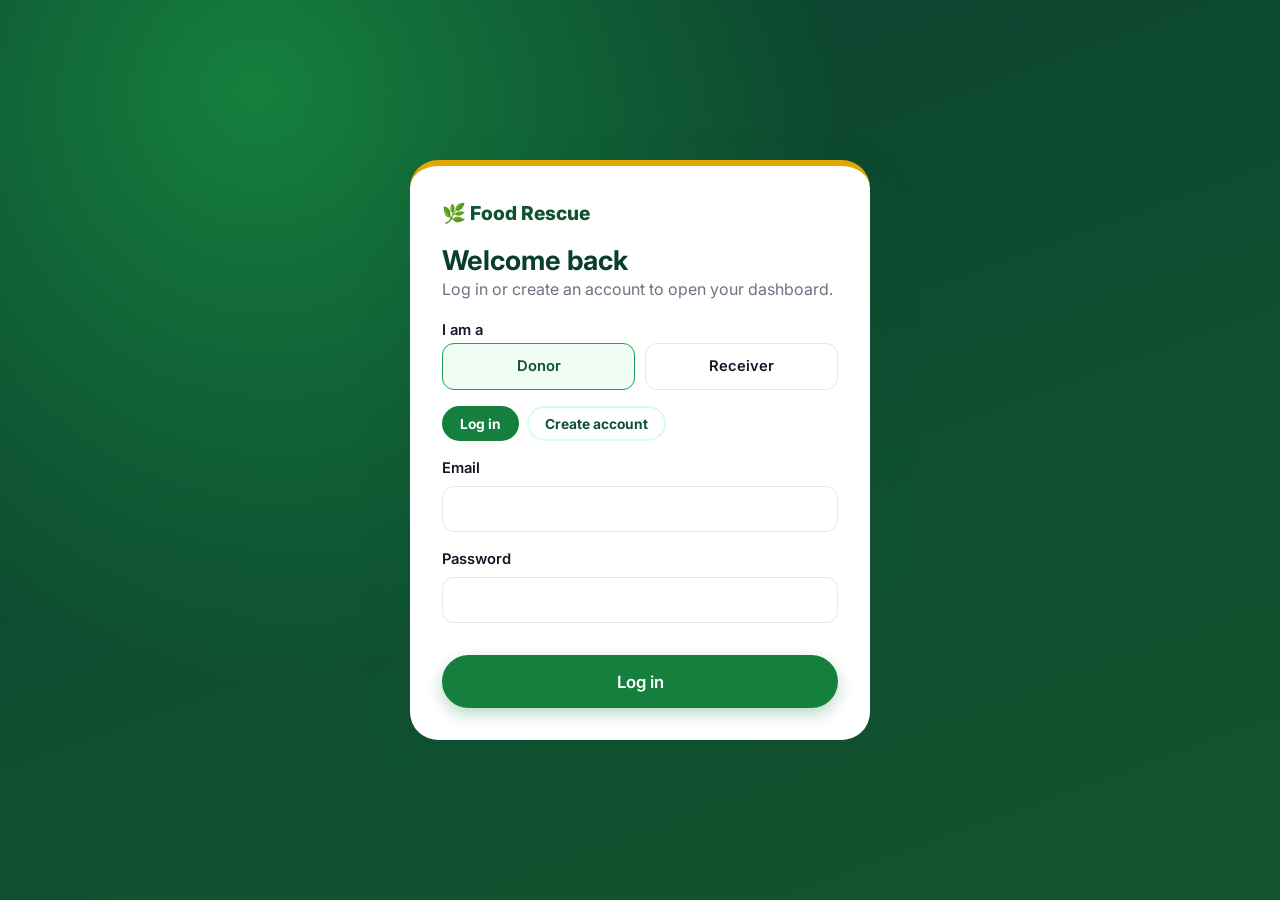
<file: donor-dashboard.html>
<!DOCTYPE html>
<html lang="en">
<head>
  <meta charset="UTF-8" />
  <meta name="viewport" content="width=device-width, initial-scale=1.0" />
  <meta name="theme-color" content="#15803d" />
  <link rel="preconnect" href="https://fonts.googleapis.com" />
  <link rel="preconnect" href="https://fonts.gstatic.com" crossorigin />
  <link href="https://fonts.googleapis.com/css2?family=Inter:wght@400;500;600;700;800&display=swap" rel="stylesheet" />
  <link rel="icon" href="data:image/svg+xml,%3Csvg xmlns=%27http://www.w3.org/2000/svg%27 viewBox=%270 0 100 100%27%3E%3Ctext y=%27.9em%27 font-size=%2790%27%3E%F0%9F%8C%BF%3C/text%3E%3C/svg%3E" />
  <link rel="stylesheet" href="style.css" />
  <link rel="stylesheet" href="dashboard.css" />
  <title>Donor Dashboard | Food Rescue</title>
</head>
<body data-page="donor">
  <a class="skip-link" href="#main">Skip to main content</a>
  <div id="app"><p class="container" style="padding:3rem 0">Loading your dashboard…</p></div>
  <noscript><p class="container">The dashboard needs JavaScript.</p></noscript>
  <dialog id="dlg" aria-label="Dialog"></dialog>
  <div class="toast-container" id="toasts" popover="manual" aria-live="polite"></div>
  <script src="dashboard.js"></script>
</body>
</html>
</file>
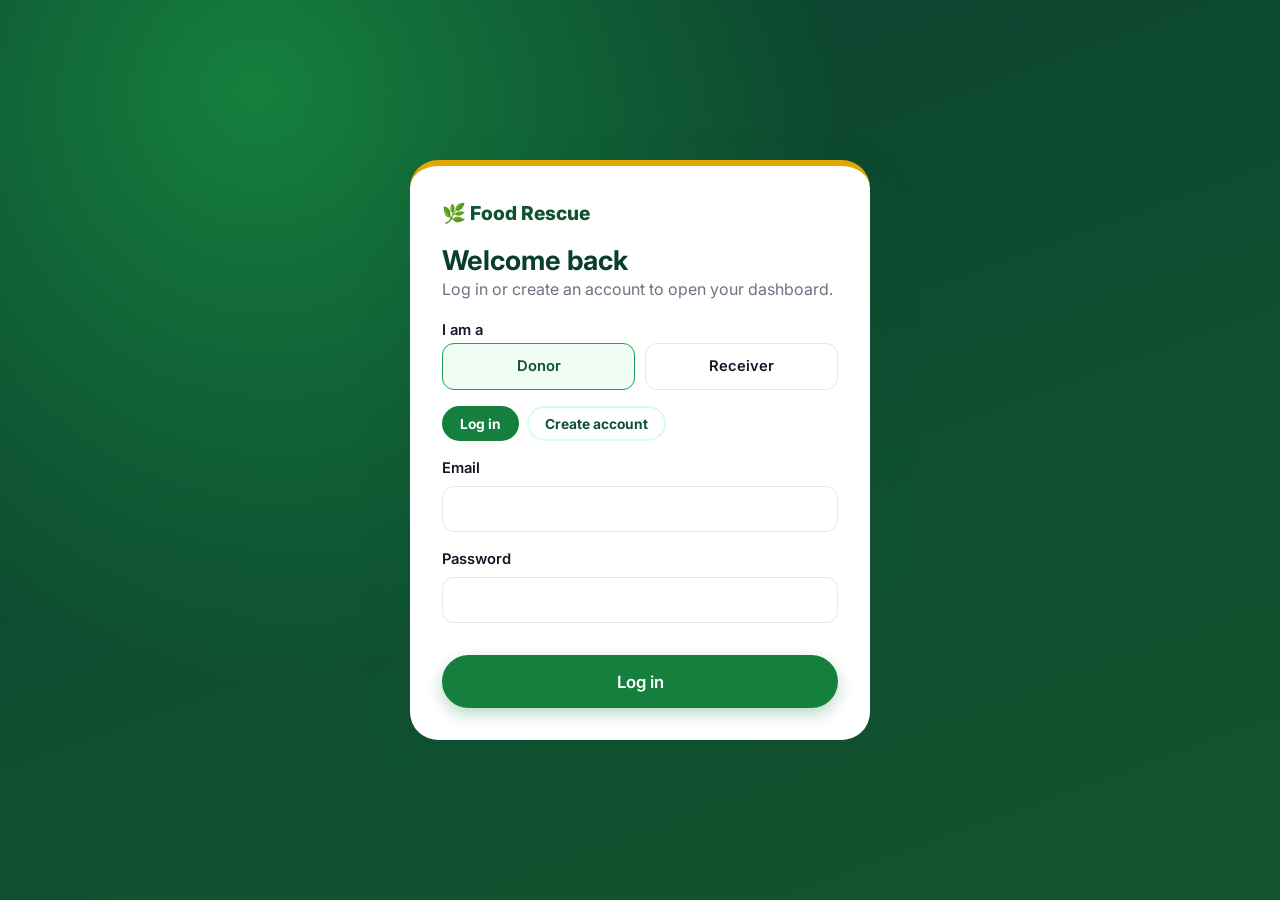
<file: login.html>
<!DOCTYPE html>
<html lang="en">
<head>
  <meta charset="UTF-8" />
  <meta name="viewport" content="width=device-width, initial-scale=1.0" />
  <meta name="theme-color" content="#15803d" />
  <link rel="preconnect" href="https://fonts.googleapis.com" />
  <link rel="preconnect" href="https://fonts.gstatic.com" crossorigin />
  <link href="https://fonts.googleapis.com/css2?family=Inter:wght@400;500;600;700;800&display=swap" rel="stylesheet" />
  <link rel="icon" href="data:image/svg+xml,%3Csvg xmlns=%27http://www.w3.org/2000/svg%27 viewBox=%270 0 100 100%27%3E%3Ctext y=%27.9em%27 font-size=%2790%27%3E%F0%9F%8C%BF%3C/text%3E%3C/svg%3E" />
  <link rel="stylesheet" href="style.css" />
  <link rel="stylesheet" href="dashboard.css" />
  <title>Log in | Food Rescue</title>
</head>
<body class="auth" data-page="login">
  <main class="acard" id="main">
    <a href="index.html" class="dbrand" style="color:var(--green-800)">🌿 Food Rescue</a>
    <div><h1>Welcome back</h1><p>Log in or create an account to open your dashboard.</p></div>
    <form id="authForm" novalidate>
      <fieldset class="field"><legend>I am a</legend>
        <div class="segmented">
          <input type="radio" name="role" id="rD" value="donor" checked /><label for="rD">Donor</label>
          <input type="radio" name="role" id="rR" value="receiver" /><label for="rR">Receiver</label>
        </div>
      </fieldset>
      <div class="chips" style="margin:0">
        <button type="button" class="chip" data-mode="login" aria-pressed="true">Log in</button>
        <button type="button" class="chip" data-mode="signup" aria-pressed="false">Create account</button>
      </div>
      <label class="field su" hidden>Your name<input type="text" name="name" maxlength="60" autocomplete="name" /></label>
      <label class="field su" hidden><span id="orgL">Restaurant or organisation</span><input type="text" name="org" maxlength="80" autocomplete="organization" /></label>
      <label class="field">Email<input type="email" name="email" autocomplete="email" /></label>
      <label class="field">Password<input type="password" name="password" id="pw" minlength="6" autocomplete="current-password" /></label>
      <p class="error" id="authErr" role="alert"></p>
      <button class="btn btn-primary btn-lg btn-block" id="sub">Log in</button>
    </form>
  </main>
  <div class="toast-container" id="toasts" popover="manual" aria-live="polite"></div>
  <script src="dashboard.js"></script>
</body>
</html>
</file>
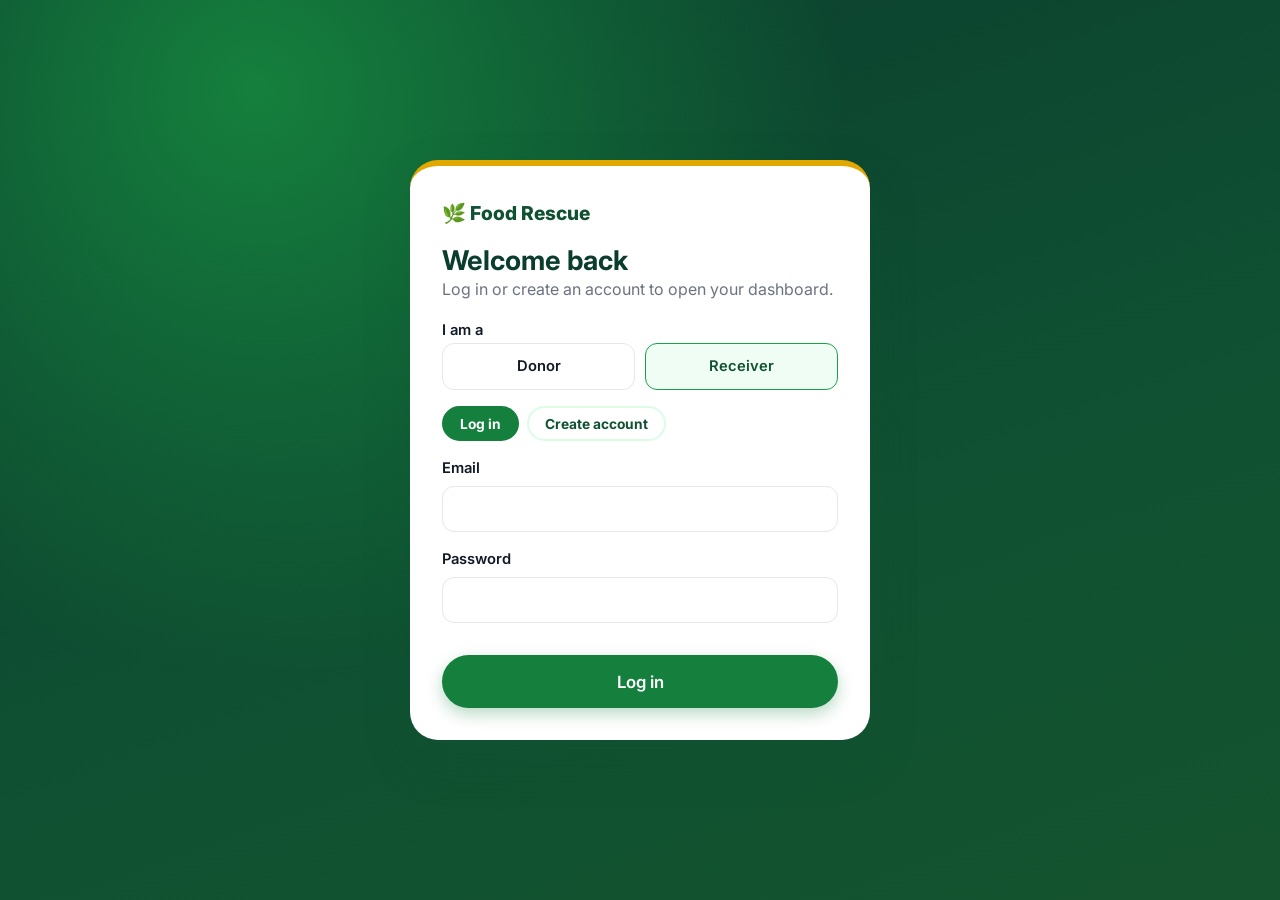
<file: receiver-dashboard.html>
<!DOCTYPE html>
<html lang="en">
<head>
  <meta charset="UTF-8" />
  <meta name="viewport" content="width=device-width, initial-scale=1.0" />
  <meta name="theme-color" content="#15803d" />
  <link rel="preconnect" href="https://fonts.googleapis.com" />
  <link rel="preconnect" href="https://fonts.gstatic.com" crossorigin />
  <link href="https://fonts.googleapis.com/css2?family=Inter:wght@400;500;600;700;800&display=swap" rel="stylesheet" />
  <link rel="icon" href="data:image/svg+xml,%3Csvg xmlns=%27http://www.w3.org/2000/svg%27 viewBox=%270 0 100 100%27%3E%3Ctext y=%27.9em%27 font-size=%2790%27%3E%F0%9F%8C%BF%3C/text%3E%3C/svg%3E" />
  <link rel="stylesheet" href="style.css" />
  <link rel="stylesheet" href="dashboard.css" />
  <title>Receiver Dashboard | Food Rescue</title>
</head>
<body data-page="receiver">
  <a class="skip-link" href="#main">Skip to main content</a>
  <div id="app"><p class="container" style="padding:3rem 0">Loading your dashboard…</p></div>
  <noscript><p class="container">The dashboard needs JavaScript.</p></noscript>
  <dialog id="dlg" aria-label="Dialog"></dialog>
  <div class="toast-container" id="toasts" popover="manual" aria-live="polite"></div>
  <script src="dashboard.js"></script>
</body>
</html>
</file>
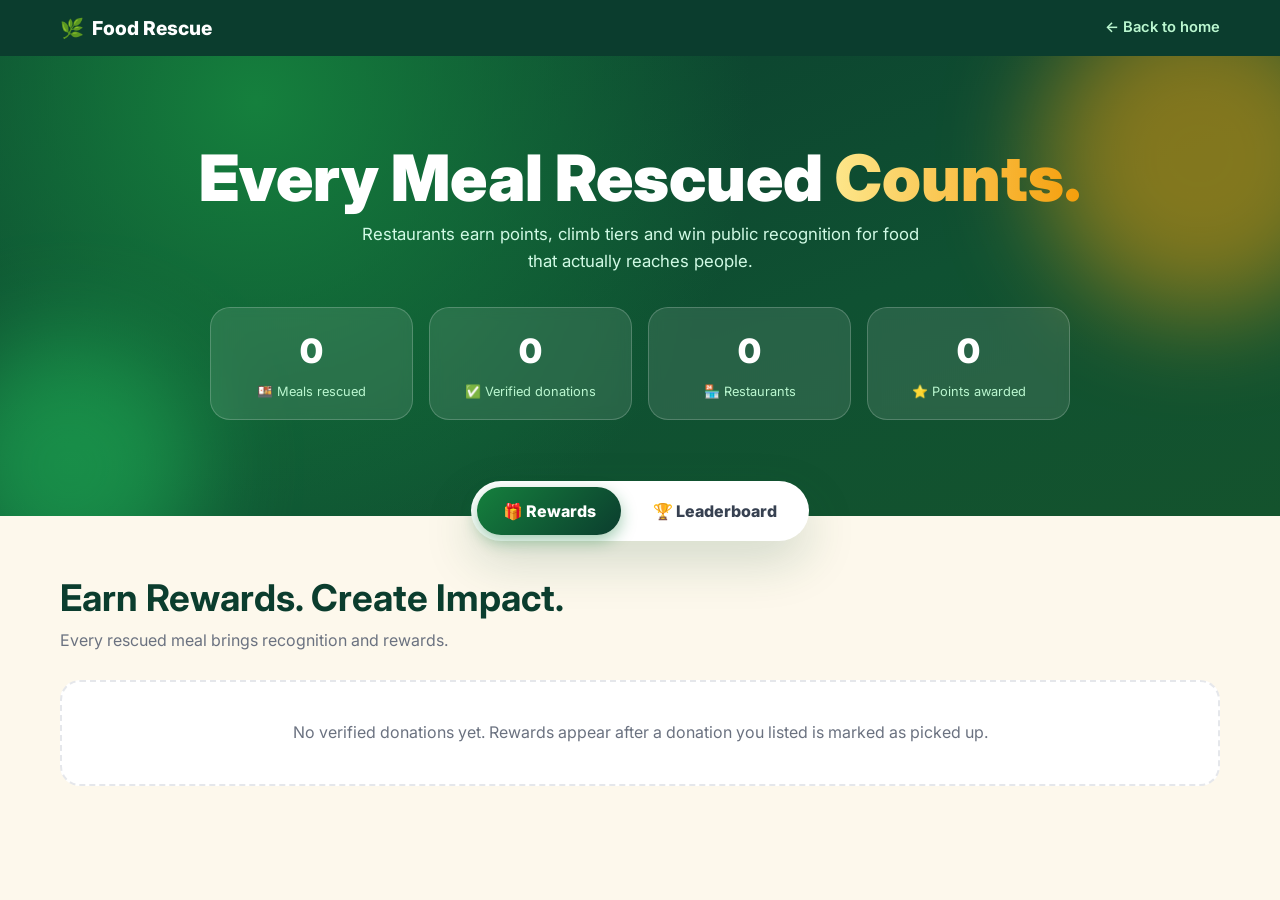
<file: rewards.html>
<!DOCTYPE html>
<html lang="en">
<head>
  <meta charset="UTF-8" />
  <meta name="viewport" content="width=device-width, initial-scale=1.0" />
  <meta name="description" content="Food Rescue Rewards & Leaderboard: restaurant points, tiers, redemption and public rankings." />
  <meta name="theme-color" content="#0b3d2e" />
  <title>Rewards &amp; Leaderboard | Food Rescue</title>
  <link rel="preconnect" href="https://fonts.googleapis.com" />
  <link rel="preconnect" href="https://fonts.gstatic.com" crossorigin />
  <link href="https://fonts.googleapis.com/css2?family=Inter:wght@400;500;600;700;800;900&display=swap" rel="stylesheet" />
  <link rel="icon" href="data:image/svg+xml,%3Csvg xmlns=%27http://www.w3.org/2000/svg%27 viewBox=%270 0 100 100%27%3E%3Ctext y=%27.9em%27 font-size=%2790%27%3E%F0%9F%8C%BF%3C/text%3E%3C/svg%3E" />
  <link rel="stylesheet" href="style.css" />
  <link rel="stylesheet" href="rewards.css" />
</head>
<body class="rw-page">
  <a class="skip-link" href="#main">Skip to main content</a>
  <header class="rw-top">
    <div class="container rw-top-in">
      <a href="index.html" class="rw-brand" aria-label="Food Rescue home">🌿 <span>Food Rescue</span></a>
      <a href="index.html" class="rw-back">← Back to home</a>
    </div>
  </header>

  <main id="main">
    <section class="rw-hero" aria-labelledby="hubTitle">
      <div class="rw-orb o1" aria-hidden="true"></div><div class="rw-orb o2" aria-hidden="true"></div>
      <div class="container rw-hero-in">
        <h1 id="hubTitle">Every Meal Rescued <em>Counts.</em></h1>
        <p>Restaurants earn points, climb tiers and win public recognition for food that actually reaches people.</p>
        <div class="rw-hero-stats" id="heroStats" aria-live="polite"></div>
      </div>
    </section>

    <div class="container">
      <div class="rw-tabbar" role="tablist" aria-label="Rewards or Leaderboard">
        <button role="tab" id="tabRewards" aria-controls="panelRewards" aria-selected="true" data-tab="rewards">🎁 Rewards</button>
        <button role="tab" id="tabBoard" aria-controls="panelBoard" aria-selected="false" data-tab="leaderboard">🏆 Leaderboard</button>
      </div>

      <section id="panelRewards" role="tabpanel" aria-labelledby="tabRewards" class="rw-panel">
        <div class="rw-sec-head"><div><h2>Earn Rewards. Create Impact.</h2><p>Every rescued meal brings recognition and rewards.</p></div>
          <label class="rw-select">Restaurant <select id="rwRestaurant" aria-label="Choose restaurant"></select></label></div>
        <div id="rwBody"><div class="rw-state">Loading…</div></div>
      </section>

      <section id="panelBoard" role="tabpanel" aria-labelledby="tabBoard" class="rw-panel" hidden>
        <div class="rw-sec-head"><div><h2>Food Rescue Champions</h2><p>Celebrating restaurants making the biggest difference.</p></div></div>
        <div id="lbBody"><div class="rw-state">Loading…</div></div>
      </section>
</div>
  </main>

  <dialog id="profileDialog" aria-label="Restaurant profile">
    <div class="dialog-head"><div><h2>Restaurant Profile</h2></div>
      <button type="button" class="icon-btn" data-close-dialog aria-label="Close profile">✕</button></div>
    <div class="dialog-body" id="profileBody"></div>
  </dialog>
  <div class="toast-container" id="toastContainer" popover="manual" aria-live="polite"></div>
  <script src="rewards.js"></script>
</body>
</html>
</file>
<file: style.css>
/* =========================================================
   Food Rescue - style.css
   Modern food-tech look: white base, fresh green, subtle orange.
   Responsive, accessible, no frameworks.
   ========================================================= */

/* ---------- Design tokens ---------- */
:root {
  --green-900: #0b3d2e;
  --green-800: #0f5132;
  --green-700: #15803d;
  --green-600: #16a34a;
  --green-500: #22c55e;
  --green-100: #dcfce7;
  --green-50: #f0fdf4;

  --orange-700: #c2410c;
  --orange-800: #9a3412;
  --orange-500: #f97316;
  --orange-100: #ffedd5;
  --orange-50: #fff7ed;

  --amber-100: #fef3c7;
  --amber-800: #92400e;
  --blue-100: #dbeafe;
  --blue-700: #1d4ed8;
  --sky-100: #e0f2fe;
  --sky-800: #075985;
  --red-100: #fee2e2;
  --red-600: #dc2626;
  --red-800: #991b1b;
  --gray-50: #f9fafb;
  --gray-100: #f3f4f6;
  --gray-200: #e5e7eb;
  --gray-500: #6b7280;
  --gray-700: #374151;
  --gray-900: #111827;
  --white: #ffffff;

  --radius: 20px;
  --radius-sm: 12px;
  --shadow-sm: 0 2px 8px rgba(15, 81, 50, 0.08);
  --shadow-md: 0 10px 30px rgba(15, 81, 50, 0.12);
  --shadow-lg: 0 20px 50px rgba(15, 81, 50, 0.18);
  --font: "Inter", system-ui, -apple-system, "Segoe UI", Roboto, Arial, sans-serif;
}

/* ---------- Reset / base ---------- */
*, *::before, *::after { box-sizing: border-box; }
html { scroll-behavior: smooth; scroll-padding-top: 84px; }
body {
  margin: 0;
  font-family: var(--font);
  color: var(--gray-700);
  background: var(--white);
  line-height: 1.6;
  -webkit-font-smoothing: antialiased;
}
img, svg { max-width: 100%; }
a { color: inherit; text-decoration: none; }
h1, h2, h3 { color: var(--gray-900); line-height: 1.2; margin: 0 0 0.5rem; }
p { margin: 0 0 1rem; }
ol, ul { margin: 0; padding: 0; }
ol { list-style: none; }
[hidden] { display: none !important; }
fieldset { border: 0; padding: 0; margin: 0; min-width: 0; }
legend { padding: 0; }

:focus-visible { outline: 3px solid var(--green-500); outline-offset: 2px; }

.container { width: min(1160px, 92%); margin-inline: auto; }

.visually-hidden {
  position: absolute !important;
  width: 1px; height: 1px; margin: -1px; padding: 0;
  overflow: hidden; clip: rect(0 0 0 0); white-space: nowrap; border: 0;
}
.skip-link {
  position: absolute; left: 1rem; top: -4rem; z-index: 2000;
  background: var(--green-800); color: var(--white);
  padding: 0.6rem 1rem; border-radius: var(--radius-sm); font-weight: 600;
  transition: top 0.2s;
}
.skip-link:focus { top: 1rem; }

/* ---------- Icons (one consistent line-icon set) ---------- */
.icon {
  width: 1.15em; height: 1.15em; flex: none;
  fill: none; stroke: currentColor; stroke-width: 2;
  stroke-linecap: round; stroke-linejoin: round;
  vertical-align: -0.2em;
}

/* ---------- Buttons ---------- */
.btn {
  display: inline-flex; align-items: center; justify-content: center; gap: 0.5rem;
  padding: 0.7rem 1.3rem;
  border: 2px solid transparent; border-radius: 999px;
  font: 600 0.95rem var(--font);
  cursor: pointer; text-align: center;
  transition: transform 0.2s ease, box-shadow 0.2s ease, background 0.2s ease, color 0.2s ease, border-color 0.2s ease;
}
.btn:hover:not(:disabled) { transform: translateY(-2px); }
.btn:active:not(:disabled) { transform: translateY(0); }
.btn:disabled { cursor: not-allowed; opacity: 0.65; }
.btn-primary { background: var(--green-700); color: var(--white); box-shadow: 0 6px 16px rgba(21, 128, 61, 0.3); }
.btn-primary:hover:not(:disabled) { background: var(--green-800); }
.btn-accent { background: var(--orange-700); color: var(--white); box-shadow: 0 8px 20px rgba(194, 65, 12, 0.3); }
.btn-accent:hover:not(:disabled) { background: var(--orange-800); }
.btn-outline { background: var(--white); color: var(--green-800); border-color: var(--green-600); }
.btn-outline:hover:not(:disabled) { background: var(--green-50); }
.btn-ghost { background: transparent; color: var(--gray-700); border-color: var(--gray-200); }
.btn-ghost:hover:not(:disabled) { background: var(--gray-100); }
.btn-sm { padding: 0.5rem 1rem; font-size: 0.85rem; }
.btn-lg { padding: 0.9rem 1.8rem; font-size: 1.05rem; }
.btn-block { width: 100%; }
.icon-btn {
  display: grid; place-items: center; width: 40px; height: 40px;
  background: var(--gray-100); border: 0; border-radius: 50%; cursor: pointer; color: var(--gray-700);
  transition: background 0.2s;
}
.icon-btn:hover { background: var(--gray-200); }
.link-btn {
  background: none; border: 0; padding: 0; font: 600 0.9rem var(--font);
  color: var(--green-700); text-decoration: underline; cursor: pointer;
}
.link-btn:hover { color: var(--green-900); }

/* ---------- Navbar ---------- */
.navbar {
  position: sticky; top: 0; z-index: 100;
  background: rgba(255, 255, 255, 0.92);
  backdrop-filter: blur(10px);
  border-bottom: 1px solid var(--gray-200);
}
.nav-inner { display: flex; align-items: center; justify-content: space-between; min-height: 68px; }
.brand { display: inline-flex; align-items: center; gap: 0.6rem; font-weight: 800; font-size: 1.3rem; color: var(--green-800); }
.brand-icon { display: grid; place-items: center; width: 38px; height: 38px; background: var(--green-100); border-radius: 12px; color: var(--green-700); }
.brand-light { color: var(--white); }
.brand-light .brand-icon { background: rgba(255, 255, 255, 0.15); color: var(--white); }

.nav-links { display: flex; align-items: center; gap: 1.4rem; font-weight: 500; font-size: 0.95rem; }
.nav-links a:not(.btn) { position: relative; padding: 0.25rem 0; }
.nav-links a:not(.btn)::after {
  content: ""; position: absolute; left: 0; bottom: 0;
  width: 0; height: 2px; background: var(--orange-500);
  transition: width 0.25s ease;
}
.nav-links a:not(.btn):hover::after,
.nav-links a[aria-current="true"]::after { width: 100%; }
.nav-links a[aria-current="true"]:not(.btn) { color: var(--green-800); font-weight: 600; }

.nav-toggle {
  display: none; flex-direction: column; justify-content: center; gap: 5px;
  width: 44px; height: 44px; padding: 0 11px;
  background: var(--green-50); border: 1px solid var(--green-100); border-radius: 12px; cursor: pointer;
}
.nav-toggle span { display: block; height: 2px; background: var(--green-800); border-radius: 2px; transition: transform 0.25s, opacity 0.25s; }
.nav-toggle[aria-expanded="true"] span:nth-child(1) { transform: translateY(7px) rotate(45deg); }
.nav-toggle[aria-expanded="true"] span:nth-child(2) { opacity: 0; }
.nav-toggle[aria-expanded="true"] span:nth-child(3) { transform: translateY(-7px) rotate(-45deg); }

/* ---------- Hero ---------- */
.hero {
  position: relative; overflow: hidden;
  padding: 4.5rem 0 4rem;
  background: linear-gradient(160deg, var(--green-50) 0%, var(--white) 55%, var(--orange-50) 100%);
}
.hero-blob { position: absolute; border-radius: 50%; filter: blur(60px); opacity: 0.5; z-index: 0; }
.blob-1 { width: 320px; height: 320px; background: #86efac; top: -80px; right: -60px; animation: float 9s ease-in-out infinite; }
.blob-2 { width: 260px; height: 260px; background: #fed7aa; bottom: -90px; left: -60px; animation: float 11s ease-in-out infinite reverse; }
.hero-inner { position: relative; z-index: 1; display: grid; grid-template-columns: 1.15fr 0.85fr; gap: 3rem; align-items: center; }
.pill {
  display: inline-flex; align-items: center; gap: 0.4rem;
  padding: 0.35rem 0.9rem; margin-bottom: 1rem;
  background: var(--white); color: var(--green-800);
  border: 1px solid var(--green-100); border-radius: 999px;
  font-size: 0.85rem; font-weight: 600; box-shadow: var(--shadow-sm);
}
.hero h1 { font-size: clamp(2.6rem, 6vw, 4.2rem); font-weight: 800; color: var(--green-800); letter-spacing: -0.02em; margin-bottom: 0.3rem; }
.tagline {
  display: inline-block;
  font-size: clamp(1.3rem, 3vw, 1.9rem); font-weight: 700; margin-bottom: 1rem;
  color: var(--green-700);
  background: linear-gradient(transparent 62%, var(--orange-100) 62%);
}
.hero-desc { font-size: 1.08rem; max-width: 56ch; }
.hero-actions { display: flex; flex-wrap: wrap; gap: 0.9rem; margin-top: 1.5rem; }
.trust-row { list-style: none; display: flex; flex-wrap: wrap; gap: 0.6rem 1.4rem; margin-top: 1.6rem; font-size: 0.88rem; font-weight: 500; color: var(--gray-700); }
.trust-row li { display: inline-flex; align-items: center; gap: 0.4rem; }
.trust-row .icon { color: var(--green-600); }

.hero-visual { position: relative; max-width: 460px; margin-inline: auto; width: 100%; }
.hero-visual > svg { width: 100%; height: auto; display: block; animation: float 8s ease-in-out infinite; }
.float-chip {
  position: absolute; display: flex; flex-direction: column; gap: 0.1rem;
  background: var(--white); border: 1px solid var(--green-100); border-radius: var(--radius-sm);
  padding: 0.7rem 1rem; box-shadow: var(--shadow-md);
}
.float-chip strong { font-size: 1.6rem; line-height: 1.1; color: var(--green-700); }
.float-chip span { font-size: 0.78rem; color: var(--gray-500); }
.chip-a { top: 6%; right: 0; animation: float 6s ease-in-out infinite; }
.chip-b { bottom: 8%; left: 0; animation: float 7s ease-in-out infinite reverse; }
.chip-b strong { color: var(--orange-700); }

/* ---------- Sections ---------- */
.section { padding: 5rem 0; }
.section-alt { background: var(--green-50); }
.section-green { background: linear-gradient(145deg, var(--green-900), var(--green-700)); color: var(--white); }
.section-head { text-align: center; max-width: 660px; margin: 0 auto 2.6rem; }
.section-head h2 { font-size: clamp(1.8rem, 4vw, 2.5rem); }
.section-head p { color: var(--gray-500); }
.section-head.light h2 { color: var(--white); }
.section-head.light p { color: rgba(255, 255, 255, 0.85); }
.eyebrow {
  display: inline-flex; align-items: center; gap: 0.45rem; margin-bottom: 0.6rem;
  font-size: 0.78rem; font-weight: 700; letter-spacing: 0.12em; text-transform: uppercase;
  color: var(--green-700);
}
.eyebrow .icon { color: var(--orange-500); }
.section-green .eyebrow { color: #bbf7d0; }
.demo-pill {
  background: var(--orange-100); color: var(--orange-800);
  padding: 0.1rem 0.6rem; border-radius: 999px; letter-spacing: 0.04em;
}

/* Demo / honesty banners */
.demo-banner {
  display: flex; gap: 0.8rem; align-items: flex-start;
  max-width: 880px; margin: 0 auto 2rem; padding: 1rem 1.2rem;
  background: var(--orange-50); border: 1px solid var(--orange-100); border-left: 5px solid var(--orange-500);
  border-radius: var(--radius-sm); font-size: 0.92rem; color: var(--gray-700);
}
.demo-banner .icon { margin-top: 0.15rem; color: var(--orange-700); }
.demo-banner p { margin: 0; }
.demo-banner.light { background: rgba(255, 255, 255, 0.12); border-color: rgba(255, 255, 255, 0.25); border-left-color: var(--orange-500); color: rgba(255, 255, 255, 0.92); }
.demo-banner.light .icon { color: #fed7aa; }

/* ---------- Forms ---------- */
.donate-layout { display: grid; grid-template-columns: minmax(0, 1.65fr) minmax(0, 1fr); gap: 1.6rem; align-items: start; }
.form-card {
  background: var(--white); border: 1px solid var(--green-100); border-radius: var(--radius);
  padding: 2rem; box-shadow: var(--shadow-md);
}
.form-title {
  font-size: 1.05rem; color: var(--green-800); margin: 1.6rem 0 0.9rem;
  padding-bottom: 0.5rem; border-bottom: 1px dashed var(--green-100);
}
.form-title:first-of-type, .form-success + .form-title { margin-top: 0; }
.form-grid { display: grid; grid-template-columns: 1fr 1fr; gap: 1.1rem 1.2rem; }
.field { display: flex; flex-direction: column; gap: 0.35rem; min-width: 0; }
.field.full { grid-column: 1 / -1; }
label, legend { font-weight: 600; font-size: 0.92rem; color: var(--gray-900); }
.req { color: var(--red-600); }
.optional { color: var(--gray-500); font-weight: 400; font-size: 0.85em; }

input, select, textarea {
  width: 100%; padding: 0.75rem 0.9rem;
  font: 400 1rem var(--font); color: var(--gray-900);
  background: var(--white);
  border: 1.5px solid var(--gray-200); border-radius: var(--radius-sm);
  transition: border-color 0.2s, box-shadow 0.2s;
}
textarea { resize: vertical; min-height: 80px; }
input:hover:not(:disabled), select:hover, textarea:hover { border-color: #cbd5d1; }
input:focus, select:focus, textarea:focus {
  outline: none; border-color: var(--green-600); box-shadow: 0 0 0 4px rgba(34, 197, 94, 0.2);
}
input:disabled { background: var(--gray-100); cursor: not-allowed; }
input[type="file"] { padding: 0.55rem; font-size: 0.9rem; }
input[aria-invalid="true"], select[aria-invalid="true"], textarea[aria-invalid="true"] { border-color: var(--red-600); background: #fff7f7; }
.error { min-height: 1em; font-size: 0.8rem; color: var(--red-600); font-weight: 500; }
.error:empty { min-height: 0; }
.hint { text-align: right; font-size: 0.78rem; color: var(--gray-500); }

.input-pair { display: grid; grid-template-columns: 1fr 120px; gap: 0.5rem; }

/* Veg / Non-veg segmented control */
.segmented { display: flex; gap: 0.6rem; position: relative; }
.segmented input { position: absolute; opacity: 0; width: 1px; height: 1px; }
.segmented label {
  flex: 1; display: flex; align-items: center; justify-content: center; gap: 0.5rem;
  padding: 0.7rem 0.9rem; border: 1.5px solid var(--gray-200); border-radius: var(--radius-sm);
  cursor: pointer; font-weight: 600; transition: border-color 0.2s, background 0.2s;
}
.segmented label:hover { border-color: var(--green-500); }
.segmented input:checked + label { background: var(--green-50); border-color: var(--green-600); color: var(--green-800); }
.segmented input:focus-visible + label { outline: 3px solid var(--green-500); outline-offset: 2px; }
.veg-mark { display: inline-grid; place-items: center; width: 16px; height: 16px; border: 2px solid currentColor; border-radius: 3px; flex: none; }
.veg-mark::after { content: ""; width: 8px; height: 8px; border-radius: 50%; background: currentColor; }
.veg-mark.veg { color: #16a34a; }
.veg-mark.nonveg { color: #b91c1c; }

/* File drop + preview */
.file-drop {
  display: flex; align-items: center; justify-content: center; gap: 0.6rem;
  padding: 1.1rem; border: 2px dashed var(--green-500); border-radius: var(--radius-sm);
  background: var(--green-50); color: var(--green-800); font-weight: 600; cursor: pointer;
  transition: background 0.2s;
}
.file-drop:hover { background: var(--green-100); }
input.visually-hidden:focus-visible + .image-preview,
.field:focus-within .file-drop { outline: 3px solid var(--green-500); outline-offset: 2px; }
.image-preview { display: flex; align-items: center; gap: 1rem; margin-top: 0.4rem; }
.image-preview img { width: 120px; height: 90px; object-fit: cover; border-radius: var(--radius-sm); border: 1px solid var(--gray-200); }

/* Safety confirmation */
.safety-box { margin-top: 1.6rem; padding: 1.1rem 1.2rem; background: var(--orange-50); border: 1px solid var(--orange-100); border-radius: var(--radius-sm); gap: 0.6rem; }
.safety-box legend { display: flex; align-items: center; gap: 0.4rem; padding: 0 0.3rem; color: var(--orange-800); }
.check { display: flex; align-items: flex-start; gap: 0.6rem; font-weight: 500; font-size: 0.9rem; cursor: pointer; }
.check input { width: 18px; height: 18px; margin-top: 0.2rem; flex: none; accent-color: var(--green-700); }

.donor-status {
  display: flex; flex-wrap: wrap; align-items: center; gap: 0.6rem 0.9rem;
  margin: 1.2rem 0; padding: 0.8rem 1rem; background: var(--gray-50); border: 1px solid var(--gray-200); border-radius: var(--radius-sm);
  font-size: 0.9rem;
}
.donor-status-label { font-weight: 600; color: var(--gray-900); }
.donor-status.is-required { background: var(--red-100); border-color: #fecaca; }
.donor-status-note { flex: 1 1 14rem; font-weight: 600; color: var(--red-800); }

.form-success {
  display: flex; align-items: center; gap: 0.6rem; margin-bottom: 1.2rem; padding: 0.8rem 1rem;
  background: var(--green-100); color: var(--green-800); border-radius: var(--radius-sm); font-weight: 600; font-size: 0.92rem;
}
.form-success a { text-decoration: underline; }

/* Guidance card */
.guide-card {
  position: sticky; top: 92px;
  background: linear-gradient(160deg, var(--green-50), var(--white)); border: 1px solid var(--green-100);
  border-radius: var(--radius); padding: 1.6rem; box-shadow: var(--shadow-sm);
}
.guide-icon { display: grid; place-items: center; width: 48px; height: 48px; margin-bottom: 0.8rem; border-radius: 14px; background: var(--green-100); color: var(--green-700); font-size: 1.4rem; }
.guide-list { padding-left: 1.1rem; display: grid; gap: 0.6rem; font-size: 0.92rem; }
.guide-list li::marker { color: var(--orange-500); }
.guide-note { margin: 1rem 0 0; font-size: 0.8rem; color: var(--gray-500); }

/* ---------- Verification badges ---------- */
.vbadge {
  display: inline-flex; align-items: center; gap: 0.3rem;
  font-size: 0.74rem; font-weight: 700; padding: 0.2rem 0.6rem; border-radius: 999px; white-space: nowrap;
}
.v-verified { background: var(--green-100); color: #166534; }
.v-pending { background: var(--amber-100); color: var(--amber-800); }
.v-required { background: var(--red-100); color: var(--red-800); }
.v-demo { background: var(--sky-100); color: var(--sky-800); }
.v-none { background: var(--gray-100); color: var(--gray-700); }

/* ---------- Verification section ---------- */
.verify-layout { display: grid; grid-template-columns: minmax(0, 0.9fr) minmax(0, 1.4fr); gap: 1.6rem; align-items: start; }
.trust-card {
  background: var(--white); border: 1px solid var(--green-100); border-radius: var(--radius);
  padding: 1.8rem; box-shadow: var(--shadow-md); position: relative; overflow: hidden;
}
.trust-card::before { content: ""; position: absolute; inset: 0 0 auto 0; height: 6px; background: linear-gradient(90deg, var(--green-600), var(--orange-500)); }
.trust-head { display: flex; align-items: center; gap: 1rem; margin-bottom: 1rem; }
.trust-shield { display: grid; place-items: center; flex: none; width: 64px; height: 64px; border-radius: 20px; font-size: 1.9rem; background: var(--gray-100); color: var(--gray-500); }
.trust-shield.verified { background: var(--green-100); color: var(--green-700); }
.trust-shield.pending { background: var(--amber-100); color: var(--amber-800); }
.trust-shield.required { background: var(--red-100); color: var(--red-800); }
.trust-eyebrow { margin: 0; font-size: 0.75rem; font-weight: 700; letter-spacing: 0.1em; text-transform: uppercase; color: var(--green-700); }
.trust-head h3 { font-size: 1.25rem; margin: 0.1rem 0 0.4rem; overflow-wrap: anywhere; }
.trust-desc { font-size: 0.92rem; }
.progress { height: 8px; border-radius: 999px; background: var(--gray-100); overflow: hidden; }
.progress span { display: block; height: 100%; background: linear-gradient(90deg, var(--green-500), var(--green-700)); border-radius: 999px; transition: width 0.5s ease; }
.progress-label { margin: 0.4rem 0 1rem; font-size: 0.8rem; color: var(--gray-500); }
.trust-list { list-style: none; display: grid; gap: 0.5rem; margin-bottom: 1.3rem; font-size: 0.9rem; }
.trust-list li { display: flex; align-items: center; gap: 0.6rem; }
.trust-list li > .icon { color: var(--green-700); }
.trust-list li > span:not(.vbadge) { flex: 1; min-width: 0; }
.trust-actions { display: flex; flex-wrap: wrap; align-items: center; gap: 0.7rem; }

.method-grid { display: grid; grid-template-columns: repeat(2, minmax(0, 1fr)); gap: 1rem; }
.method-card {
  display: flex; flex-direction: column; gap: 0.5rem;
  background: var(--white); border: 1px solid var(--gray-200); border-radius: var(--radius);
  padding: 1.2rem; box-shadow: var(--shadow-sm);
  transition: transform 0.25s, box-shadow 0.25s, border-color 0.25s;
}
.method-card:hover { transform: translateY(-4px); box-shadow: var(--shadow-md); border-color: var(--green-500); }
.method-top { display: flex; justify-content: space-between; align-items: center; gap: 0.5rem; }
.method-icon { display: grid; place-items: center; width: 42px; height: 42px; border-radius: 12px; background: var(--green-100); color: var(--green-700); font-size: 1.2rem; }
.method-card h3 { font-size: 1rem; margin: 0.3rem 0 0; }
.method-card p { font-size: 0.86rem; color: var(--gray-500); margin: 0 0 0.4rem; }
.method-card .btn { margin-top: auto; align-self: flex-start; }

/* ---------- Dialogs ---------- */
dialog {
  width: min(680px, 94vw); max-height: 90vh; padding: 0;
  border: 0; border-radius: var(--radius); background: var(--white); color: var(--gray-700);
  box-shadow: var(--shadow-lg); overflow: hidden;
}
dialog[open] { display: flex; flex-direction: column; animation: fadeUp 0.3s ease both; }
dialog.dialog-sm { width: min(460px, 94vw); }
dialog.dialog-sm form { display: flex; flex-direction: column; min-height: 0; }
dialog::backdrop { background: rgba(11, 61, 46, 0.55); backdrop-filter: blur(3px); }
.dialog-head {
  display: flex; justify-content: space-between; align-items: flex-start; gap: 1rem;
  padding: 1.3rem 1.5rem; border-bottom: 1px solid var(--gray-200); background: var(--green-50);
}
.dialog-head h2 { font-size: 1.3rem; margin-bottom: 0.2rem; }
.dialog-head p { margin: 0; font-size: 0.88rem; color: var(--gray-500); }
.dialog-body { padding: 1.3rem 1.5rem 1.6rem; overflow-y: auto; display: grid; gap: 1rem; }
.dialog-actions { display: flex; justify-content: flex-end; gap: 0.7rem; }

.v-panel { border: 1px solid var(--gray-200); border-radius: var(--radius-sm); background: var(--white); }
.v-panel[open] { border-color: var(--green-500); box-shadow: var(--shadow-sm); }
.v-panel summary {
  display: flex; align-items: center; gap: 0.7rem; padding: 0.9rem 1rem;
  cursor: pointer; list-style: none; font-weight: 600; color: var(--gray-900);
}
.v-panel summary::-webkit-details-marker { display: none; }
.v-panel summary::after { content: "+"; margin-left: 0.3rem; font-size: 1.3rem; line-height: 1; color: var(--green-700); }
.v-panel[open] summary::after { content: "–"; }
.v-panel summary > .icon { color: var(--green-700); font-size: 1.2rem; }
.v-title { flex: 1; min-width: 0; }
.v-panel form { display: grid; gap: 0.9rem; padding: 0 1rem 1.1rem; }
.v-help { font-size: 0.85rem; color: var(--gray-500); margin: 0; }

/* ---------- Toolbar / filters ---------- */
.toolbar { display: grid; grid-template-columns: 1.5fr 1fr 1fr 1fr; gap: 0.9rem; margin-bottom: 1rem; }
.search-wrap { position: relative; }
.search-wrap > .icon { position: absolute; left: 14px; top: 50%; transform: translateY(-50%); pointer-events: none; color: var(--gray-500); }
.search-wrap input { padding-left: 2.5rem; }
.result-count { color: var(--gray-500); font-size: 0.9rem; margin-bottom: 1rem; }

/* ---------- Food cards ---------- */
.cards-grid { display: grid; grid-template-columns: repeat(auto-fill, minmax(300px, 1fr)); gap: 1.5rem; }
.food-card {
  display: flex; flex-direction: column; overflow: hidden;
  background: var(--white); border: 1px solid var(--gray-200); border-radius: var(--radius);
  box-shadow: var(--shadow-sm);
  transition: transform 0.25s, box-shadow 0.25s, border-color 0.25s;
  animation: fadeUp 0.45s ease both;
}
.cards-grid.no-anim .food-card { animation: none; }
.food-card:hover { transform: translateY(-5px); box-shadow: var(--shadow-md); border-color: var(--green-500); }
.food-card.is-done .card-media { filter: grayscale(0.5); }
.food-card.is-done .card-body { opacity: 0.85; }

.card-media {
  position: relative; aspect-ratio: 16 / 10; overflow: hidden;
  display: grid; place-items: center;
  background: linear-gradient(135deg, var(--green-100), var(--orange-50));
}
.card-media img { width: 100%; height: 100%; object-fit: cover; display: block; transition: transform 0.4s ease; }
.food-card:hover .card-media img { transform: scale(1.05); }
.media-art { font-size: 3.6rem; filter: drop-shadow(0 6px 10px rgba(0, 0, 0, 0.12)); }
.card-cat {
  position: absolute; top: 0.7rem; left: 0.7rem;
  font-size: 0.74rem; font-weight: 700; color: var(--green-800);
  background: rgba(255, 255, 255, 0.94); padding: 0.25rem 0.7rem; border-radius: 999px;
}
.badge { position: absolute; top: 0.7rem; right: 0.7rem; font-size: 0.74rem; font-weight: 700; padding: 0.25rem 0.7rem; border-radius: 999px; white-space: nowrap; }
.badge-available { background: var(--green-100); color: #166534; }
.badge-reserved { background: var(--amber-100); color: var(--amber-800); }
.badge-picked { background: var(--blue-100); color: var(--blue-700); }
.badge-expired { background: var(--red-100); color: var(--red-800); }
.sample-tag { position: absolute; left: 0.7rem; bottom: 0.6rem; font-size: 0.68rem; font-weight: 600; color: var(--white); background: rgba(17, 24, 39, 0.72); padding: 0.15rem 0.55rem; border-radius: 999px; }

.card-body { display: flex; flex-direction: column; flex: 1; padding: 1.2rem 1.3rem 1.3rem; }
.food-card h3 { display: flex; align-items: center; gap: 0.5rem; font-size: 1.15rem; margin-bottom: 0.2rem; }
.serve { margin: 0 0 0.8rem; color: var(--gray-500); font-size: 0.9rem; }
.serve strong { font-size: 1.5rem; font-weight: 800; color: var(--green-700); margin-right: 0.15rem; }
.meta { list-style: none; margin: 0 0 0.8rem; display: grid; gap: 0.45rem; font-size: 0.88rem; }
.meta li { display: flex; gap: 0.55rem; align-items: flex-start; }
.meta .icon { margin-top: 0.2rem; color: var(--green-700); }
.meta li > span { min-width: 0; overflow-wrap: anywhere; }
.meta .urgent { color: var(--orange-700); font-weight: 600; }
.chips { display: flex; flex-wrap: wrap; gap: 0.4rem; margin-bottom: 0.8rem; }
.chip { font-size: 0.74rem; font-weight: 600; color: var(--gray-700); background: var(--gray-100); padding: 0.2rem 0.6rem; border-radius: 999px; }
.note { background: var(--orange-50); border-radius: var(--radius-sm); padding: 0.6rem 0.8rem; font-size: 0.83rem; color: var(--gray-700); margin: 0 0 0.8rem; }
.requested-by { font-size: 0.82rem; color: var(--amber-800); font-weight: 600; margin: 0 0 0.8rem; }
.card-action { margin-top: auto; }
.card-action .btn { width: 100%; }
.btn-reserved { background: var(--orange-700); box-shadow: 0 6px 16px rgba(194, 65, 12, 0.28); }
.btn-reserved:hover:not(:disabled) { background: var(--orange-800); }
.btn-done { background: var(--gray-200); color: var(--gray-700); box-shadow: none; }

/* ---------- Empty state ---------- */
.empty-state { text-align: center; background: var(--white); border: 2px dashed var(--green-500); border-radius: var(--radius); padding: 3rem 1.5rem; }
.empty-icon { display: inline-grid; place-items: center; width: 72px; height: 72px; margin-bottom: 0.8rem; border-radius: 50%; background: var(--green-100); color: var(--green-700); font-size: 2.2rem; }
.empty-actions { display: flex; justify-content: center; flex-wrap: wrap; gap: 0.8rem; margin-top: 1rem; }
.demo-tools { text-align: center; margin-top: 2rem; }

/* ---------- How it works ---------- */
.steps { display: grid; grid-template-columns: repeat(3, 1fr); gap: 1.5rem; margin-bottom: 2.5rem; }
.step-card {
  position: relative; text-align: center;
  background: var(--white); border: 1px solid var(--gray-200); border-radius: var(--radius);
  padding: 2.4rem 1.6rem 2rem; box-shadow: var(--shadow-sm);
  transition: transform 0.25s, box-shadow 0.25s, border-color 0.25s;
}
.step-card:hover { transform: translateY(-6px); box-shadow: var(--shadow-md); border-color: var(--green-500); }
.step-num {
  position: absolute; top: -16px; left: 50%; transform: translateX(-50%);
  width: 34px; height: 34px; display: grid; place-items: center;
  background: var(--orange-700); color: var(--white); font-weight: 700; border-radius: 50%;
  box-shadow: 0 4px 10px rgba(194, 65, 12, 0.35);
}
.step-icon { display: inline-grid; place-items: center; width: 60px; height: 60px; margin-bottom: 0.8rem; border-radius: 18px; background: var(--green-100); color: var(--green-700); font-size: 1.7rem; }
.step-card h3 { font-size: 1.2rem; }
.step-card p { color: var(--gray-500); margin: 0; }

.two-col { display: grid; grid-template-columns: 1fr 1fr; gap: 1.5rem; }
.info-card {
  background: var(--white); border-radius: var(--radius); padding: 1.8rem;
  box-shadow: var(--shadow-sm); border: 1px solid var(--green-100);
  transition: transform 0.25s, box-shadow 0.25s;
}
.info-card:hover { transform: translateY(-4px); box-shadow: var(--shadow-md); }
.info-icon { width: 48px; height: 48px; display: grid; place-items: center; font-size: 1.4rem; border-radius: 14px; margin-bottom: 0.9rem; }
.info-icon.bad { background: var(--orange-100); color: var(--orange-700); }
.info-icon.good { background: var(--green-100); color: var(--green-700); }
.info-card h3 { font-size: 1.25rem; }
.info-card p { margin: 0; color: var(--gray-700); }

/* ---------- Impact dashboard ---------- */
.stats-grid { display: grid; grid-template-columns: repeat(auto-fit, minmax(190px, 1fr)); gap: 1.2rem; }
.stat-card {
  display: flex; flex-direction: column; align-items: center; text-align: center; gap: 0.2rem;
  padding: 1.8rem 1rem;
  background: rgba(255, 255, 255, 0.12);
  border: 1px solid rgba(255, 255, 255, 0.25);
  border-radius: var(--radius);
  backdrop-filter: blur(6px);
  transition: transform 0.25s, background 0.25s;
}
.stat-card:hover { transform: translateY(-4px); background: rgba(255, 255, 255, 0.18); }
.stat-icon { display: grid; place-items: center; width: 52px; height: 52px; margin-bottom: 0.4rem; border-radius: 16px; background: rgba(255, 255, 255, 0.16); color: #fed7aa; font-size: 1.5rem; }
.stat-value { display: flex; align-items: baseline; gap: 0.3rem; }
.stat-number { font-size: clamp(2.2rem, 5vw, 3rem); font-weight: 800; line-height: 1.1; color: var(--white); font-variant-numeric: tabular-nums; }
.stat-unit { font-size: 1.1rem; font-weight: 700; color: #fed7aa; }
.stat-label { color: rgba(255, 255, 255, 0.92); font-weight: 500; font-size: 0.95rem; }
.stat-sub { min-height: 1.2em; font-size: 0.78rem; color: rgba(255, 255, 255, 0.75); }
.stats-note { list-style: none; max-width: 880px; margin: 1.8rem auto 0; display: grid; gap: 0.3rem; font-size: 0.82rem; color: rgba(255, 255, 255, 0.78); }
.stats-note li { padding-left: 1rem; position: relative; }
.stats-note li::before { content: ""; position: absolute; left: 0; top: 0.6em; width: 5px; height: 5px; border-radius: 50%; background: #fed7aa; }

/* ---------- Footer ---------- */
.footer {
    background: var(--green-900);
    color: rgba(255, 255, 255, 0.82);
    padding: 3rem 0 1.5rem;
    text-align: center;
}

.footer-inner {
    display: flex;
    justify-content: center;
    align-items: center;
    flex-direction: column;
    flex-wrap: wrap;
    gap: 1.5rem;
}

.footer-inner > div {
    display: flex;
    flex-direction: column;
    align-items: center;
}

.footer-tag {
    margin: 0.6rem 0 0;
    text-align: center;
}

.footer-links {
    display: flex;
    justify-content: center;
    flex-wrap: wrap;
    gap: 0.6rem 1.4rem;
}

.footer-links a:hover {
    color: var(--white);
    text-decoration: underline;
}

.footer-note {
    margin-top: 2rem;
    padding-top: 1.5rem;
    border-top: 1px solid rgba(255, 255, 255, 0.15);
    font-size: 0.85rem;
    text-align: center;
}

.footer-note strong {
    color: var(--white);
}

.copyright {
    margin: 0;
    opacity: 0.75;
    text-align: center;
}

/* ---------- Toasts ---------- */
.toast-container {
  position: fixed; right: 1rem; bottom: 1rem; z-index: 3000;
  display: flex; flex-direction: column; gap: 0.6rem; width: min(380px, calc(100% - 2rem));
}
.toast-container[popover] { inset: auto 1rem 1rem auto; margin: 0; padding: 0; border: 0; background: transparent; overflow: visible; height: auto; max-height: none; color: inherit; }
.toast {
  display: flex; align-items: flex-start; gap: 0.7rem;
  background: var(--white); border-left: 5px solid var(--green-600);
  border-radius: var(--radius-sm); padding: 0.85rem 1rem;
  box-shadow: var(--shadow-lg); font-size: 0.92rem; color: var(--gray-900);
  animation: slideIn 0.35s ease both;
}
.toast > .icon { margin-top: 0.15rem; color: var(--green-600); }
.toast.error { border-left-color: var(--red-600); }
.toast.error > .icon { color: var(--red-600); }
.toast.info { border-left-color: var(--blue-700); }
.toast.info > .icon { color: var(--blue-700); }
.toast.hide { animation: slideOut 0.3s ease forwards; }
.toast button { margin-left: auto; background: none; border: 0; font-size: 1.2rem; line-height: 1; color: var(--gray-500); cursor: pointer; }

/* ---------- Scroll reveal ---------- */
.reveal { opacity: 0; transform: translateY(24px); transition: opacity 0.6s ease, transform 0.6s ease; }
.reveal.visible { opacity: 1; transform: none; }

/* ---------- Animations ---------- */
@keyframes float { 0%, 100% { transform: translateY(0); } 50% { transform: translateY(-12px); } }
@keyframes fadeUp { from { opacity: 0; transform: translateY(16px); } to { opacity: 1; transform: none; } }
@keyframes slideIn { from { opacity: 0; transform: translateX(40px); } to { opacity: 1; transform: none; } }
@keyframes slideOut { to { opacity: 0; transform: translateX(40px); } }

/* ---------- Responsive ---------- */
@media (max-width: 1040px) {
  .nav-links { gap: 1rem; font-size: 0.9rem; }
  .toolbar { grid-template-columns: 1fr 1fr; }
}

@media (max-width: 960px) {
  .hero-inner { grid-template-columns: 1fr; }
  .hero-visual { max-width: 380px; }
  .donate-layout, .verify-layout { grid-template-columns: 1fr; }
  .guide-card { position: static; }
  .steps, .two-col { grid-template-columns: 1fr; }
  .step-card { margin-top: 0.8rem; }
}

@media (max-width: 880px) {
  .nav-toggle { display: flex; }
  .nav-links {
    position: absolute; top: 68px; left: 0; right: 0;
    flex-direction: column; align-items: stretch; gap: 0; font-size: 1rem;
    background: var(--white); border-bottom: 1px solid var(--gray-200);
    padding: 0.5rem 4% 1rem; box-shadow: var(--shadow-md);
    max-height: 0; overflow: hidden; visibility: hidden; opacity: 0;
    transition: max-height 0.3s ease, opacity 0.3s ease, visibility 0.3s;
  }
  .nav-links.open { max-height: 480px; visibility: visible; opacity: 1; }
  .nav-links a:not(.btn) { padding: 0.8rem 0; border-bottom: 1px solid var(--gray-100); }
  .nav-links a:not(.btn)::after { display: none; }
  .nav-cta { margin-top: 0.8rem; }
}

@media (max-width: 640px) {
  .section { padding: 3.5rem 0; }
  .hero { padding: 3rem 0 2.5rem; }
  .form-grid, .method-grid, .toolbar { grid-template-columns: 1fr; }
  .form-card { padding: 1.3rem; }
  .hero-actions .btn { width: 100%; }
  .cards-grid { grid-template-columns: 1fr; }
  .float-chip { padding: 0.5rem 0.8rem; }
  .float-chip strong { font-size: 1.25rem; }
  .dialog-head, .dialog-body { padding-left: 1.1rem; padding-right: 1.1rem; }
  .input-pair { grid-template-columns: 1fr 104px; }
}

@media (prefers-reduced-motion: reduce) {
  *, *::before, *::after { animation: none !important; transition: none !important; scroll-behavior: auto !important; }
  .reveal { opacity: 1; transform: none; }
}
</file>
<file: dashboard.css>
/* Food Rescue dashboards: loads after style.css. Palette comes from the site:
   deep green header, green primary, orange call-to-action, cream background and gold accent (as on the Rewards page). */
:root { --cream: #fdf8ec; --cream-2: #f3ead2; --gold: #e0a800; --ink: #0b3d2e; }
body { background: var(--cream); }
.dtop { background: var(--ink); position: sticky; top: 0; z-index: 30; box-shadow: 0 2px 12px rgba(11,61,46,.25); }
.dtop-in { display: flex; align-items: center; gap: 1.2rem; padding: .75rem 0; flex-wrap: wrap; }
.dbrand { color: #fff; font-weight: 800; font-size: 1.2rem; display: inline-flex; gap: .5rem; align-items: center; margin-right: auto; }
.dbrand .icon { color: var(--green-500); }
.dtop nav a { color: #bbf7d0; font-weight: 600; font-size: .92rem; }
.dtop nav a:hover { color: #fff; }
.dwho { display: flex; align-items: center; gap: .7rem; color: #fff; font-weight: 600; font-size: .9rem; min-width: 0; }
.dwho span { overflow: hidden; text-overflow: ellipsis; white-space: nowrap; max-width: 14ch; }
.dwho .btn-ghost { background: rgba(255,255,255,.1); color: #fff; border-color: rgba(255,255,255,.35); }
.dwho .btn-ghost:hover:not(:disabled) { background: rgba(255,255,255,.2); }
/* Hero */
.dhero { position: relative; overflow: hidden; color: #fff; padding: 2.6rem 0 4.6rem; background: radial-gradient(circle at 20% 10%, #15803d 0, transparent 45%), linear-gradient(160deg, #0b3d2e, #0f5132 60%, #14532d); }
.dorb { position: absolute; border-radius: 50%; filter: blur(50px); opacity: .4; pointer-events: none; }
.dorb.o1 { width: 280px; height: 280px; background: #f59e0b; right: -70px; top: -70px; }
.dorb.o2 { width: 220px; height: 220px; background: #22c55e; left: -60px; bottom: -80px; }
.dhero-in { position: relative; }
.dhero h1 { color: #fff; font-size: clamp(1.8rem, 5vw, 2.8rem); font-weight: 900; margin: 0 0 .3rem; }
.dhero p { color: #d1fae5; margin: 0 0 1.5rem; max-width: 560px; }
.dhero .stats { margin: 0; }
.dhero .stat { background: rgba(255,255,255,.1); border-color: rgba(255,255,255,.22); backdrop-filter: blur(6px); box-shadow: none; }
.dhero .stat b { color: #fff; }
.dhero .stat span { color: #bbf7d0; }
.dmain { padding: 0 0 3rem; }
.stats { display: grid; grid-template-columns: repeat(auto-fit, minmax(150px, 1fr)); gap: 1rem; margin: 0 0 1.4rem; }
.stat { background: #fff; border: 1px solid var(--cream-2); border-radius: var(--radius); padding: 1rem 1.2rem; box-shadow: var(--shadow-sm); }
.stat b { display: block; font-size: 2rem; font-weight: 900; color: var(--green-800); line-height: 1.1; }
.stat span { font-size: .82rem; color: var(--gray-500); }
/* Tabs: pill bar overlapping the hero, like the Rewards page */
.tabs { display: flex; gap: .3rem; width: fit-content; max-width: 100%; overflow-x: auto; margin: -2.1rem auto 1.8rem; position: relative; background: #fff; padding: .4rem; border-radius: 999px; box-shadow: var(--shadow-lg); scrollbar-width: none; }
.tabs::-webkit-scrollbar { display: none; }
.tabs button { border: 0; background: transparent; font: 800 .92rem var(--font); padding: .75rem 1.3rem; border-radius: 999px; cursor: pointer; color: var(--gray-700); white-space: nowrap; transition: background .2s, color .2s; }
.tabs button:hover { background: var(--green-50); }
.tabs button[aria-selected="true"] { background: linear-gradient(135deg, var(--green-700), var(--green-900)); color: #fff; box-shadow: 0 6px 16px rgba(21,128,61,.35); }
#view { animation: fadeUp .35s ease both; }
.bar { display: flex; justify-content: space-between; align-items: center; gap: 1rem; flex-wrap: wrap; margin-bottom: 1.1rem; }
.bar h2 { font-size: 1.3rem; margin: 0; color: var(--ink); }
.chips { display: flex; gap: .5rem; flex-wrap: wrap; margin-bottom: 1.2rem; }
.chip { border: 2px solid var(--green-100); background: #fff; color: var(--green-800); font: 700 .86rem var(--font); padding: .45rem 1rem; border-radius: 999px; cursor: pointer; transition: all .2s; }
.chip:hover { border-color: var(--green-500); }
.chip[aria-pressed="true"] { background: var(--green-700); border-color: var(--green-700); color: #fff; }
.grid { display: grid; grid-template-columns: repeat(auto-fill, minmax(290px, 1fr)); gap: 1.2rem; }
.item, .box { background: #fff; border: 1px solid var(--cream-2); border-radius: var(--radius); padding: 1.2rem 1.3rem; box-shadow: var(--shadow-sm); }
.item { display: flex; flex-direction: column; gap: .55rem; transition: transform .25s, box-shadow .25s; }
.item:hover { transform: translateY(-4px); box-shadow: var(--shadow-md); }
.box { margin-bottom: 1.2rem; }
.box h2 { font-size: 1.15rem; color: var(--ink); }
.ih { display: flex; gap: .8rem; align-items: flex-start; }
.ih div { flex: 1; min-width: 0; }
.ih h3 { font-size: 1.02rem; margin: 0; overflow-wrap: anywhere; color: var(--ink); }
.ih small { color: var(--gray-500); }
.art { font-size: 1.7rem; width: 50px; height: 50px; display: grid; place-items: center; background: linear-gradient(135deg, var(--green-50), var(--amber-100)); border-radius: 16px; flex: none; }
.meta { margin: 0; font-size: .86rem; display: flex; gap: .45rem; align-items: center; flex-wrap: wrap; }
.meta .icon { color: var(--green-700); }
.note { margin: 0; font-size: .85rem; font-weight: 600; color: var(--amber-800); background: var(--amber-100); padding: .45rem .75rem; border-radius: 12px; }
.pick { background: var(--green-50); border: 1px dashed var(--green-500); border-radius: 14px; padding: .75rem .95rem; font-size: .86rem; display: grid; gap: .25rem; }
.pick b { color: var(--green-800); }
.acts { display: flex; gap: .5rem; flex-wrap: wrap; margin-top: auto; padding-top: .5rem; }
.btn-danger { background: #fff; color: var(--red-800); border-color: var(--red-100); }
.btn-danger:hover:not(:disabled) { background: var(--red-100); }
.pill { font-size: .74rem; font-weight: 700; padding: .22rem .7rem; border-radius: 999px; white-space: nowrap; }
.p-pending { background: var(--amber-100); color: var(--amber-800); }
.p-approved { background: var(--green-100); color: #166534; }
.p-completed { background: var(--blue-100); color: var(--blue-700); }
.p-expired, .p-declined, .p-cancelled { background: var(--red-100); color: var(--red-800); }
.count { font-size: .88rem; color: var(--gray-500); margin: 0 0 .8rem; }
.sub { margin-top: 1.8rem; font-size: 1.1rem; color: var(--ink); }
.rows { list-style: none; display: grid; }
.rows li { display: flex; justify-content: space-between; align-items: center; gap: .8rem; flex-wrap: wrap; padding: .7rem 0; border-bottom: 1px solid var(--cream-2); font-size: .92rem; }
.rows li:last-child { border-bottom: 0; }
.rows small { color: var(--gray-500); display: block; }
.bars { display: flex; gap: .8rem; align-items: flex-end; height: 170px; margin-top: .6rem; }
.bars div { flex: 1; height: 100%; display: flex; flex-direction: column; justify-content: flex-end; align-items: center; gap: .25rem; font-size: .78rem; color: var(--gray-500); }
.bars i { width: 100%; max-width: 56px; border-radius: 12px 12px 0 0; background: linear-gradient(180deg, var(--gold), var(--green-600)); min-height: 4px; }
.toolbar { background: #fff; padding: .8rem; border-radius: var(--radius); border: 1px solid var(--cream-2); box-shadow: var(--shadow-sm); }
.toolbar.t3 { grid-template-columns: 1.5fr 1fr 1fr; }
.empty-state { background: #fff; }
.chk { display: flex; gap: .6rem; align-items: flex-start; font-weight: 500; }
.chk input { width: auto; margin-top: .3rem; }
#dlg form { display: flex; flex-direction: column; min-height: 0; }
.dialog-actions { margin-top: .4rem; }
/* Login */
.auth { min-height: 100vh; display: grid; place-items: center; padding: 1.5rem; background: radial-gradient(circle at 20% 10%, #15803d 0, transparent 45%), linear-gradient(160deg, #0b3d2e, #0f5132 60%, #14532d); }
.acard { background: #fff; border-radius: 28px; padding: 2rem; width: min(460px, 100%); box-shadow: var(--shadow-lg); display: grid; gap: 1rem; border-top: 6px solid var(--gold); }
.acard h1 { font-size: 1.7rem; margin: 0; color: var(--ink); }
.acard p { margin: 0; color: var(--gray-500); }
.acard form { display: grid; gap: 1rem; }
.note-sm { font-size: .78rem; }
/* Responsive */
@media (max-width: 820px) { .toolbar.t3 { grid-template-columns: 1fr; } .form-grid { grid-template-columns: 1fr; } }
@media (max-width: 560px) {
  .dhero { padding: 2rem 0 4.2rem; }
  .dhero .stats { grid-template-columns: repeat(2, 1fr); gap: .7rem; }
  .stat { padding: .8rem 1rem; } .stat b { font-size: 1.6rem; }
  .tabs { width: 100%; margin-top: -1.9rem; }
  .tabs button { padding: .7rem 1rem; font-size: .86rem; }
  .grid { grid-template-columns: 1fr; }
  .dwho span { display: none; }
  .acard { padding: 1.5rem; }
}
@media (prefers-reduced-motion: reduce) { * { animation: none !important; transition: none !important; } }
</file>
<file: rewards.css>
/* Rewards & Leaderboard page (loads after style.css and reuses its variables) */
:root { --cream: #fdf8ec; --cream-2: #f3ead2; --gold: #e0a800; --silver: #94a3b8; --bronze: #b45309; --plat: #0891b2; --ink: #0b3d2e; }
.rw-page { background: var(--cream); }
.rw-top { background: var(--ink); position: sticky; top: 0; z-index: 30; }
.rw-top-in { display: flex; justify-content: space-between; align-items: center; padding: .8rem 0; }
.rw-brand { color: #fff; font-weight: 800; font-size: 1.2rem; display: inline-flex; gap: .5rem; }
.rw-back { color: #bbf7d0; font-weight: 600; font-size: .92rem; } .rw-back:hover { color: #fff; }
.rw-hero { position: relative; overflow: hidden; color: #fff; padding: 4.5rem 0 6rem; background: radial-gradient(circle at 20% 10%, #15803d 0, transparent 45%), linear-gradient(160deg, #0b3d2e, #0f5132 60%, #14532d); }
.rw-orb { position: absolute; border-radius: 50%; filter: blur(50px); opacity: .5; animation: orb 9s ease-in-out infinite alternate; }
.rw-orb.o1 { width: 320px; height: 320px; background: #f59e0b; right: -80px; top: -60px; } .rw-orb.o2 { width: 260px; height: 260px; background: #22c55e; left: -60px; bottom: -80px; animation-delay: -4s; }
@keyframes orb { to { transform: translate(30px, 20px) scale(1.15); } }
.rw-hero-in { position: relative; text-align: center; }
.rw-pill { display: inline-block; background: rgba(255,255,255,.14); border: 1px solid rgba(255,255,255,.3); padding: .3rem .9rem; border-radius: 999px; font-size: .78rem; font-weight: 700; }
.rw-hero h1 { font-size: clamp(2.2rem, 6vw, 4rem); font-weight: 900; line-height: 1.05; margin: 1rem 0 .6rem; color: #fff; }
.rw-hero h1 em { font-style: normal; background: linear-gradient(90deg, #fde68a, #f59e0b); -webkit-background-clip: text; background-clip: text; color: transparent; }
.rw-hero p { max-width: 560px; margin: 0 auto 2rem; color: #d1fae5; font-size: 1.05rem; }
.rw-hero-stats { display: grid; grid-template-columns: repeat(auto-fit, minmax(150px, 1fr)); gap: 1rem; max-width: 860px; margin: 0 auto; }
.rw-hs { background: rgba(255,255,255,.1); border: 1px solid rgba(255,255,255,.2); backdrop-filter: blur(6px); border-radius: var(--radius); padding: 1rem; }
.rw-hs b { display: block; font-size: 2.1rem; font-weight: 900; } .rw-hs > span { font-size: .8rem; color: #bbf7d0; }
.rw-tabbar { display: flex; gap: .4rem; width: fit-content; margin: -2.2rem auto 2.2rem; position: relative; background: #fff; padding: .4rem; border-radius: 999px; box-shadow: var(--shadow-lg); }
.rw-tabbar button { border: 0; background: transparent; font: 800 1rem var(--font); padding: .85rem 1.6rem; border-radius: 999px; cursor: pointer; color: var(--gray-700); transition: all .25s; }
.rw-tabbar button[aria-selected="true"] { background: linear-gradient(135deg, var(--green-700), var(--green-900)); color: #fff; box-shadow: 0 6px 16px rgba(21,128,61,.4); }
.rw-panel { padding-bottom: 2rem; animation: fadeUp .45s ease both; }
.rw-sec-head { display: flex; flex-wrap: wrap; gap: 1rem; justify-content: space-between; align-items: flex-end; margin-bottom: 1.6rem; }
.rw-sec-head h2 { font-size: clamp(1.6rem, 4vw, 2.3rem); color: var(--ink); } .rw-sec-head p { margin: .2rem 0 0; color: var(--gray-500); }
.rw-select { font-weight: 700; font-size: .85rem; display: grid; gap: .3rem; }
.rw-select select { padding: .7rem 1rem; border-radius: 14px; border: 2px solid var(--green-100); font: 600 .95rem var(--font); background: #fff; min-width: 240px; }
.rw-h3 { font-size: 1.35rem; margin: 2.6rem 0 1.1rem; color: var(--ink); display: flex; align-items: center; gap: .6rem; }
.rw-h3::after { content: ""; flex: 1; height: 2px; background: linear-gradient(90deg, var(--cream-2), transparent); }
.rw-wallet { display: grid; grid-template-columns: minmax(260px, 340px) 1fr; gap: 1.4rem; }
.rw-wallet-main { position: relative; color: #fff; border-radius: 28px; padding: 1.8rem; text-align: center; background: linear-gradient(150deg, #0b3d2e, #15803d); box-shadow: var(--shadow-lg); overflow: hidden; }
.rw-wallet-main::after { content: ""; position: absolute; inset: auto -40px -60px auto; width: 160px; height: 160px; border-radius: 50%; background: rgba(251,191,36,.25); }
.ring { width: 190px; height: 190px; transform: rotate(-90deg); } .ring circle { fill: none; stroke-width: 9; }
.ring-bg { stroke: rgba(255,255,255,.18); } .ring-fg { stroke: #fbbf24; stroke-linecap: round; transition: stroke-dashoffset 1.3s cubic-bezier(.2,.8,.2,1); }
.ring-wrap { position: relative; width: 190px; margin: 0 auto; }
.ring-text { position: absolute; inset: 0; display: grid; place-content: center; }
.ring-text b { font-size: 2.6rem; font-weight: 900; line-height: 1; } .ring-text small, .ring-text span { color: #bbf7d0; font-size: .78rem; }
.rw-wallet-main .tier-now { margin-top: 1rem; font-size: 1.15rem; font-weight: 800; position: relative; z-index: 1; } .rw-wallet-main p { margin: .2rem 0 0; color: #d1fae5; font-size: .88rem; position: relative; z-index: 1; }
.rw-stats { display: grid; grid-template-columns: repeat(2, 1fr); gap: 1rem; }
.rw-stat { background: #fff; border-radius: 22px; padding: 1.3rem; box-shadow: var(--shadow-sm); border: 1px solid var(--cream-2); display: flex; gap: 1rem; align-items: center; transition: transform .25s, box-shadow .25s; }
.rw-stat:hover { transform: translateY(-4px); box-shadow: var(--shadow-md); }
.rw-stat .ic { font-size: 1.8rem; width: 56px; height: 56px; display: grid; place-items: center; background: var(--green-50); border-radius: 16px; }
.rw-stat b { display: block; font-size: 1.9rem; font-weight: 900; color: var(--ink); line-height: 1.1; } .rw-stat span { font-size: .82rem; color: var(--gray-500); }
.ladder { position: relative; display: grid; grid-template-columns: repeat(4, 1fr); background: #fff; border-radius: 24px; padding: 2.2rem 1rem 1.6rem; box-shadow: var(--shadow-sm); border: 1px solid var(--cream-2); }
.ladder-line { position: absolute; left: 12.5%; right: 12.5%; top: 3.9rem; height: 8px; background: var(--gray-100); border-radius: 99px; }
.ladder-line i { display: block; height: 100%; width: 0; background: linear-gradient(90deg, var(--green-500), var(--gold)); border-radius: 99px; transition: width 1.3s cubic-bezier(.2,.8,.2,1); }
.rung { position: relative; text-align: center; opacity: .55; transition: .3s; } .rung.reached { opacity: 1; }
.rung .medal { width: 70px; height: 70px; margin: 0 auto .6rem; display: grid; place-items: center; font-size: 2rem; border-radius: 50%; background: #fff; border: 4px solid var(--gray-200); position: relative; z-index: 1; }
.rung.reached .medal { border-color: var(--green-500); } .rung.now .medal { border-color: var(--gold); box-shadow: 0 0 0 6px rgba(224,168,0,.25); animation: pulse 2s infinite; }
@keyframes pulse { 50% { box-shadow: 0 0 0 12px rgba(224,168,0,.05); } }
.rung b { display: block; } .rung small { color: var(--gray-500); display: block; font-size: .78rem; }
.rw-rewards { display: grid; grid-template-columns: repeat(auto-fill, minmax(230px, 1fr)); gap: 1.2rem; }
.ticket { position: relative; background: #fff; border-radius: 22px; overflow: hidden; box-shadow: var(--shadow-sm); border: 1px solid var(--cream-2); display: flex; flex-direction: column; transition: transform .25s, box-shadow .25s; }
.ticket:hover { transform: translateY(-6px) rotate(-.5deg); box-shadow: var(--shadow-lg); }
.ticket .top { padding: 1.4rem; text-align: center; font-size: 2.6rem; background: linear-gradient(135deg, var(--green-50), #fff3c4); border-bottom: 2px dashed var(--cream-2); }
.ticket .body { padding: 1rem 1.2rem 1.3rem; display: grid; gap: .5rem; flex: 1; align-content: start; } .ticket strong { font-size: .98rem; }
.ticket .cost { font-weight: 900; font-size: 1.3rem; color: var(--green-700); } .ticket .why { font-size: .78rem; color: var(--gray-500); min-height: 1.1em; }
.ticket.locked { filter: grayscale(.85); opacity: .75; } .ticket.locked:hover { transform: none; } .ticket.got .top { background: var(--green-100); }
.rw-two { display: grid; grid-template-columns: 1fr 1fr; gap: 1.4rem; }
.rw-box { background: #fff; border-radius: 24px; padding: 1.4rem; box-shadow: var(--shadow-sm); border: 1px solid var(--cream-2); }
.rw-months { display: flex; gap: 1rem; align-items: flex-end; height: 170px; margin-top: 1rem; }
.rw-months div { flex: 1; height: 100%; display: flex; flex-direction: column; justify-content: flex-end; align-items: center; gap: .3rem; font-size: .8rem; color: var(--gray-500); }
.rw-months i { width: 100%; max-width: 64px; border-radius: 12px 12px 0 0; background: linear-gradient(180deg, var(--gold), var(--green-600)); min-height: 5px; transform-origin: bottom; animation: rise .9s cubic-bezier(.2,.8,.2,1) both; }
@keyframes rise { from { transform: scaleY(0); } }
.timeline { position: relative; display: grid; gap: .9rem; padding-left: 1.6rem; margin-top: 1rem; } .timeline::before { content: ""; position: absolute; left: 6px; top: 6px; bottom: 6px; width: 3px; background: var(--green-100); border-radius: 3px; }
.tl { position: relative; font-size: .88rem; display: flex; justify-content: space-between; gap: .6rem; flex-wrap: wrap; } .tl::before { content: ""; position: absolute; left: -1.6rem; top: .3rem; width: 15px; height: 15px; border-radius: 50%; background: var(--green-500); border: 3px solid #fff; box-shadow: 0 0 0 2px var(--green-100); }
.tl.neg::before { background: var(--red-600); } .tl small { display: block; color: var(--gray-500); } .pos { color: var(--green-700); font-weight: 800; } .neg-t { color: var(--red-600); font-weight: 800; }
.chips { display: flex; flex-wrap: wrap; gap: .5rem; margin-bottom: 1.8rem; align-items: center; } .chips .lbl { font-weight: 800; font-size: .8rem; color: var(--gray-500); text-transform: uppercase; margin-right: .3rem; }
.chip { border: 2px solid var(--green-100); background: #fff; color: var(--green-800); font: 700 .88rem var(--font); padding: .5rem 1rem; border-radius: 999px; cursor: pointer; transition: all .2s; } .chip:hover { border-color: var(--green-500); }
.chip[aria-pressed="true"] { background: var(--green-700); border-color: var(--green-700); color: #fff; }
.podium { display: grid; grid-template-columns: repeat(3, 1fr); gap: 1rem; align-items: end; max-width: 820px; margin: 1rem auto 2.4rem; }
.pod { text-align: center; color: #fff; border-radius: 26px 26px 8px 8px; padding: 1.2rem .8rem; position: relative; transform-origin: bottom; animation: rise .9s cubic-bezier(.2,.8,.2,1) both; box-shadow: var(--shadow-md); }
.pod.p1 { order: 2; min-height: 330px; background: linear-gradient(180deg, #f59e0b, #b45309); box-shadow: 0 20px 50px rgba(224,168,0,.45); animation-delay: .25s; }
.pod.p2 { order: 1; min-height: 270px; background: linear-gradient(180deg, #94a3b8, #475569); animation-delay: .1s; } .pod.p3 { order: 3; min-height: 230px; background: linear-gradient(180deg, #d97706, #78350f); animation-delay: .4s; }
.pod .crown { font-size: 2.4rem; animation: float 2.6s ease-in-out infinite; display: block; } @keyframes float { 50% { transform: translateY(-8px); } }
.pod .medal { font-size: 2.6rem; display: block; } .pod h4 { margin: .3rem 0 .2rem; font-size: 1.05rem; color: #fff; } .pod p { margin: .1rem 0; font-size: .82rem; opacity: .92; }
.pod .score { font-size: 2rem; font-weight: 900; margin-top: .5rem; display: block; } .pod .btn { margin-top: .7rem; background: rgba(255,255,255,.2); color: #fff; border-color: rgba(255,255,255,.5); }
.podium.n1 { grid-template-columns: minmax(0, 300px); justify-content: center; }
.podium.n2 { grid-template-columns: repeat(2, minmax(0, 1fr)); max-width: 560px; }
.podium.n1 .pod.p1, .podium.n2 .pod.p1 { order: 0; } .podium.n2 .pod.p2 { order: 1; }
.rank-list { display: grid; gap: .7rem; }
.rank { display: grid; grid-template-columns: 52px 1.4fr 2fr auto; gap: 1rem; align-items: center; background: #fff; border-radius: 20px; padding: .9rem 1.2rem; box-shadow: var(--shadow-sm); border: 1px solid var(--cream-2); transition: transform .2s, box-shadow .2s; animation: fadeUp .4s ease both; }
.rank:hover { transform: translateX(6px); box-shadow: var(--shadow-md); } .rank.top { border-left: 6px solid var(--gold); }
.rank .n { width: 44px; height: 44px; border-radius: 50%; display: grid; place-items: center; font-weight: 900; background: var(--green-50); color: var(--green-800); } .rank.top .n { background: var(--gold); color: #fff; }
.rank strong { display: block; } .rank small { color: var(--gray-500); }
.bar { height: 10px; background: var(--gray-100); border-radius: 99px; overflow: hidden; } .bar i { display: block; height: 100%; background: linear-gradient(90deg, var(--green-500), var(--gold)); border-radius: 99px; transition: width 1s; }
.bar-meta { display: flex; justify-content: space-between; font-size: .76rem; color: var(--gray-500); margin-top: .3rem; flex-wrap: wrap; gap: .3rem; }
.awards { display: grid; grid-template-columns: repeat(auto-fit, minmax(240px, 1fr)); gap: 1.2rem; }
.award { color: #fff; border-radius: 26px; padding: 1.6rem; text-align: center; display: grid; gap: .4rem; justify-items: center; box-shadow: var(--shadow-md); transition: transform .25s; } .award:hover { transform: translateY(-6px) scale(1.02); }
.award:nth-child(1) { background: linear-gradient(145deg, #b45309, #f59e0b); } .award:nth-child(2) { background: linear-gradient(145deg, #0f5132, #22c55e); } .award:nth-child(3) { background: linear-gradient(145deg, #0e7490, #22c55e); }
.award .big { font-size: 3rem; } .award h4 { margin: 0; color: #fff; } .award strong { font-size: 1.25rem; } .award p { margin: 0; opacity: .9; } .award .btn { background: rgba(255,255,255,.2); color: #fff; border-color: rgba(255,255,255,.6); margin-top: .5rem; }
.tag { display: inline-block; background: var(--green-100); color: var(--green-800); padding: .25rem .7rem; border-radius: 99px; font-size: .76rem; font-weight: 700; margin: .15rem; } .tag.hero { background: var(--amber-100); color: var(--amber-800); }
.rw-state { text-align: center; color: var(--gray-500); padding: 2.4rem 1rem; background: #fff; border: 2px dashed var(--gray-200); border-radius: var(--radius); }
.rw-foot { text-align: center; color: var(--gray-500); font-size: .82rem; max-width: 640px; margin: 2rem auto 3rem; }
.confetti { position: fixed; top: -20px; z-index: 100; pointer-events: none; animation: fall linear forwards; } @keyframes fall { to { transform: translateY(105vh) rotate(720deg); opacity: .8; } }
#profileDialog { width: min(580px, 94vw); } .pf-grid { display: grid; grid-template-columns: 1fr 1fr; gap: .8rem; }
@media (max-width: 820px) { .rw-wallet, .rw-two { grid-template-columns: 1fr; } .rank { grid-template-columns: 44px 1fr; } .rank .bar-box, .rank .btn { grid-column: 1 / -1; } .ladder { padding-inline: .3rem; } .rung .medal { width: 56px; height: 56px; font-size: 1.6rem; } .ladder-line { top: 3.4rem; } }
@media (max-width: 560px) { .rw-stats { grid-template-columns: 1fr; } .rw-tabbar button { padding: .8rem 1rem; } .pod h4 { font-size: .85rem; } .pod .score { font-size: 1.4rem; } .pod.p1 { min-height: 280px; } .pod.p2 { min-height: 230px; } .pod.p3 { min-height: 200px; } .rw-select select { min-width: 0; width: 100%; } }
@media (prefers-reduced-motion: reduce) { .confetti { display: none; } }
</file>
